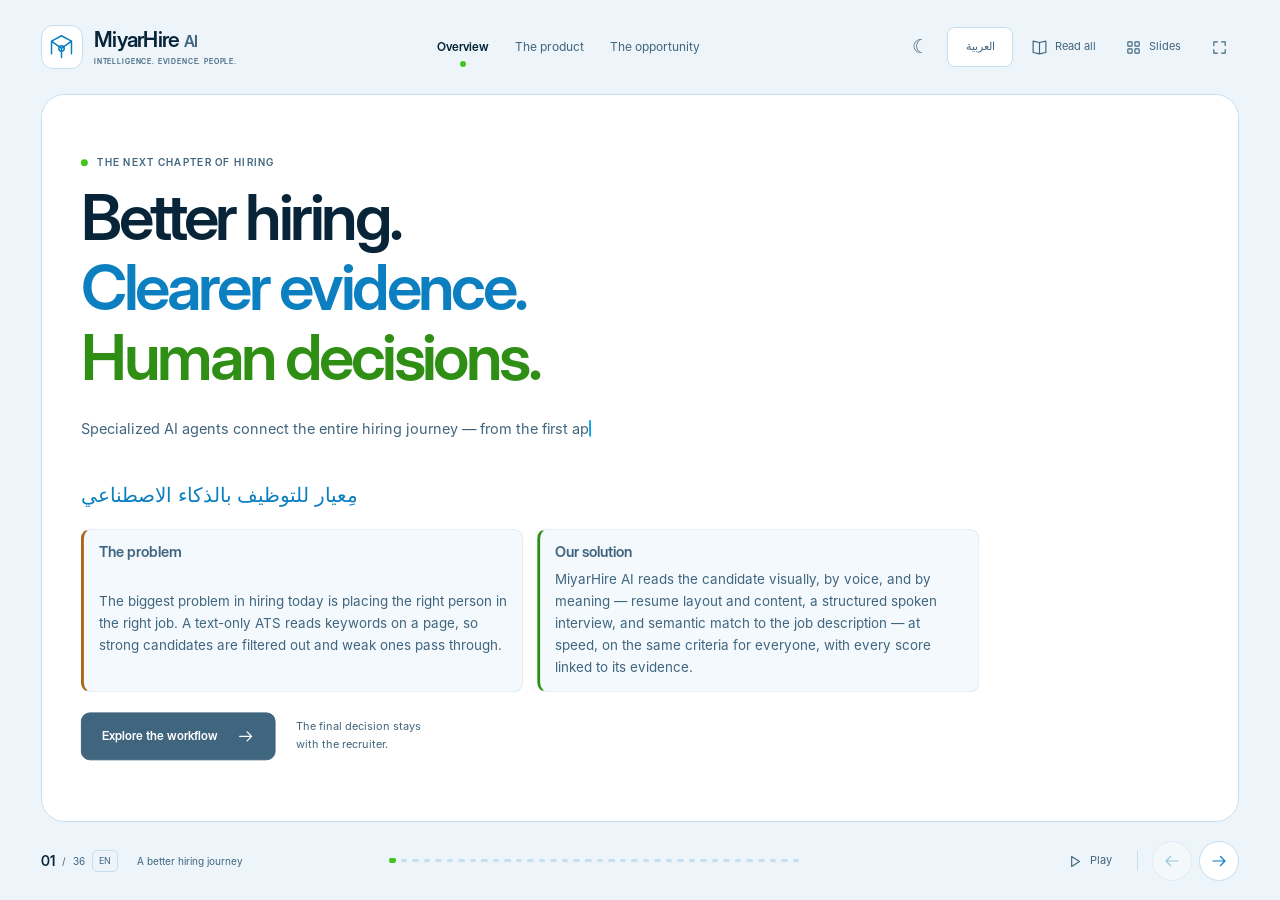
<file: index.html>
<!doctype html>
<html lang="en">
<head>
  <meta charset="utf-8">
  <meta name="viewport" content="width=device-width, initial-scale=1">
  <meta name="description" content="MiyarHire AI — a bilingual, agentic hiring platform. Project presentation for KEMET-X 2026.">
  <meta name="theme-color" content="#EDF5FA">
  <title>MiyarHire AI · Hiring, with a human decision.</title>
  <link rel="icon" href="assets/img/favicon.svg" type="image/svg+xml">
  <link rel="stylesheet" href="assets/css/styles.css">
  <link rel="stylesheet" href="assets/css/pages.css">
  <link rel="stylesheet" href="assets/css/theme.css">
  <script src="assets/js/translations.js" defer></script>
  <script src="assets/js/script.js" defer>
</script>
</head>
<body>
  <a class="skip-link" href="#stage">Skip to presentation</a>
  <svg class="icon-library" xmlns="http://www.w3.org/2000/svg" aria-hidden="true">
<defs>
<symbol id="i-mark" viewBox="0 0 32 32">
<path d="M5 23V9l11 8L27 9v14M5 9l11-6 11 6M16 17v10"/>
<circle cx="16" cy="17" r="3"/>
</symbol>
<symbol id="i-arrow" viewBox="0 0 24 24">
<path d="M4 12h16m-6-6 6 6-6 6"/>
</symbol>
<symbol id="i-grid" viewBox="0 0 24 24">
<rect x="4" y="4" width="6" height="6" rx="1"/>
<rect x="14" y="4" width="6" height="6" rx="1"/>
<rect x="4" y="14" width="6" height="6" rx="1"/>
<rect x="14" y="14" width="6" height="6" rx="1"/>
</symbol>
<symbol id="i-full" viewBox="0 0 24 24">
<path d="M9 4H4v5m11-5h5v5M4 15v5h5m11-5v5h-5"/>
</symbol>
<symbol id="i-play" viewBox="0 0 24 24">
<path d="m8 5 11 7-11 7Z"/>
</symbol>
<symbol id="i-book" viewBox="0 0 24 24">
<path d="M12 5v16M3 3l9 2 9-2v16l-9 2-9-2Z"/>
</symbol>
<symbol id="i-file" viewBox="0 0 24 24">
<path d="M14 3H5v18h14V8Zm0 0v5h5M8 12h8m-8 4h6"/>
</symbol>
<symbol id="i-target" viewBox="0 0 24 24">
<circle cx="12" cy="12" r="9"/>
<circle cx="12" cy="12" r="5"/>
<circle cx="12" cy="12" r="1"/>
</symbol>
<symbol id="i-check" viewBox="0 0 24 24">
<path d="m5 12 4 4L19 6"/>
</symbol>
<symbol id="i-test" viewBox="0 0 24 24">
<rect x="5" y="4" width="14" height="17" rx="2"/>
<path d="M9 4V2h6v2M8 10l2 2 4-4m-6 9h8"/>
</symbol>
<symbol id="i-filter" viewBox="0 0 24 24">
<path d="M3 4h18l-7 9v7l-4-2v-5Z"/>
</symbol>
<symbol id="i-voice" viewBox="0 0 24 24">
<rect x="9" y="3" width="6" height="12" rx="3"/>
<path d="M5 11v1a7 7 0 0 0 14 0v-1m-7 8v3m-4 0h8"/>
</symbol>
<symbol id="i-muted" viewBox="0 0 24 24">
<path d="M11 5 6 9H3v6h3l5 4Zm5 4 5 6m0-6-5 6"/>
</symbol>
<symbol id="i-sound" viewBox="0 0 24 24">
<path d="M11 5 6 9H3v6h3l5 4Zm4 3a5 5 0 0 1 0 8m3-11a9 9 0 0 1 0 14"/>
</symbol>
<symbol id="i-chart" viewBox="0 0 24 24">
<path d="M4 3v18h17M8 16v-5m5 5V6m5 10v-8"/>
</symbol>
<symbol id="i-shield" viewBox="0 0 24 24">
<path d="m12 3 8 3v6c0 5-8 9-8 9s-8-4-8-9V6Z"/>
<path d="m8 12 3 3 5-6"/>
</symbol>
<symbol id="i-people" viewBox="0 0 24 24">
<circle cx="9" cy="7" r="3"/>
<path d="M3 21v-4a6 6 0 0 1 12 0v4M16 4a3 3 0 0 1 0 6m2 3a5 5 0 0 1 3 5v3"/>
</symbol>
<symbol id="i-clock" viewBox="0 0 24 24">
<circle cx="12" cy="12" r="9"/>
<path d="M12 6v6l4 2"/>
</symbol>
<symbol id="i-link" viewBox="0 0 24 24">
<path d="m10 14 4-4m-5 6-2 2a4 4 0 0 1-6-6l4-4a4 4 0 0 1 6 0m2 0 2-2a4 4 0 0 1 6 6l-4 4a4 4 0 0 1-6 0"/>
</symbol>
<symbol id="i-globe" viewBox="0 0 24 24">
<circle cx="12" cy="12" r="9"/>
<ellipse cx="12" cy="12" rx="4" ry="9"/>
<path d="M3 12h18"/>
</symbol>
<symbol id="i-message" viewBox="0 0 24 24">
<path d="M21 4H3v14h5v4l5-4h8ZM7 9h10M7 13h6"/>
</symbol>
<symbol id="i-mail" viewBox="0 0 24 24">
<rect x="3" y="5" width="18" height="14" rx="2"/>
<path d="m3 6 9 7 9-7"/>
</symbol>
<symbol id="i-close" viewBox="0 0 24 24">
<path d="m6 6 12 12M6 18 18 6"/>
</symbol>
</defs>
</svg>
  <div class="presentation">
    <header class="topbar">
      <a class="brand" href="#intro" data-go="intro" aria-label="MiyarHire AI, opening slide">
<span class="brand-mark">
<svg class="icon" aria-hidden="true">
<use href="#i-mark"/>
</svg>
</span>
<span>MiyarHire<span class="brand-ai">AI</span>
<span class="brand-caption">INTELLIGENCE. EVIDENCE. PEOPLE.</span>
</span>
</a>
      <nav class="chapter-nav js-only" aria-label="Presentation chapters">
<button type="button" data-go="intro" data-chapter="overview" aria-current="true">Overview</button>
<button type="button" data-go="workflow" data-chapter="product">The product</button>
<button type="button" data-go="market" data-chapter="opportunity">The opportunity</button>
</nav>
      <div class="header-tools js-only">
<button class="tool-button icon-only theme-button" id="themeBtn" type="button" aria-label="Switch to dark mode" aria-pressed="false"><span id="themeIcon" aria-hidden="true">☾</span></button>
<button class="tool-button language-button" id="languageBtn" type="button" aria-label="Switch to Arabic" lang="ar" dir="rtl"><span id="languageLabel">العربية</span></button>
<button class="tool-button" id="viewBtn" type="button" aria-label="Switch to reading view">
<svg class="icon" aria-hidden="true">
<use href="#i-book"/>
</svg>
<span class="tool-label" id="viewLabel">Read</span>
</button>
<button class="tool-button" id="agendaBtn" type="button" aria-label="Open slide overview" aria-haspopup="dialog">
<svg class="icon" aria-hidden="true">
<use href="#i-grid"/>
</svg>
<span class="tool-label">Slides</span>
</button>
<button class="tool-button icon-only" id="fullscreenBtn" type="button" aria-label="Enter fullscreen">
<svg class="icon" aria-hidden="true">
<use href="#i-full"/>
</svg>
</button>
</div>
    </header>
    <main class="stage" id="stage" tabindex="-1" aria-label="MiyarHire AI presentation">

<!-- 01 · A better hiring journey -->
<section class="slide hero opening-page" id="intro" data-title="A better hiring journey" data-chapter="overview" aria-labelledby="title-intro">
<div class="slide-canvas"><div class="slide-inner">
<div class="hero-copy">
<p class="eyebrow">
<span class="status-dot">
</span> THE NEXT CHAPTER OF HIRING</p>
<h1 id="title-intro" tabindex="-1">Better hiring.<br>
<span class="text-sky">Clearer evidence.</span>
<br>
<span class="text-green">Human decisions.</span>
</h1>
<p class="hero-description" data-type>Specialized AI agents connect the entire hiring journey — from the first application to an evidence-linked scorecard. In English and Arabic.</p>
<p class="arabic-brand" lang="ar" dir="rtl">مِعيار للتوظيف بالذكاء الاصطناعي</p>
<div class="hero-points">
<p class="point-warn"><b>The problem</b><span>The biggest problem in hiring today is placing the right person in the right job. A text-only ATS reads keywords on a page, so strong candidates are filtered out and weak ones pass through.</span></p>
<p class="point-good"><b>Our solution</b><span>MiyarHire AI reads the candidate visually, by voice, and by meaning — resume layout and content, a structured spoken interview, and semantic match to the job description — at speed, on the same criteria for everyone, with every score linked to its evidence.</span></p>
</div>
<div class="hero-actions">
<button class="button button-primary js-only" type="button" data-go="workflow">Explore the workflow <svg class="icon" aria-hidden="true">
<use href="#i-arrow"/>
</svg>
</button>
<span class="small-note">The final decision stays<br>with the recruiter.</span>
</div>
</div>
</div></div>
</section>

<!-- 02 · Six core agents. One coordinated workflow. -->
<section class="slide overview-page" id="intro-evidence" data-title="Six core agents. One coordinated workflow." data-chapter="overview" aria-labelledby="title-intro-evidence">
<div class="slide-canvas"><div class="slide-inner">
<div class="section-heading"><p class="eyebrow">
<span class="status-dot">
</span> THE NEXT CHAPTER OF HIRING</p><h2 id="title-intro-evidence" tabindex="-1" data-type>Six core agents. One coordinated workflow.</h2></div><figure class="hero-visual">
<div class="visual-topline">
<span class="micro">CONNECTED BY EVIDENCE</span>
<span class="pill pill-green">EN + AR</span>
</div>
<svg class="hero-art" xmlns="http://www.w3.org/2000/svg" width="760" height="660" viewBox="0 0 760 660" fill="none" role="img" aria-labelledby="hero-art-title hero-art-desc">
  <title id="hero-art-title">MiyarHire: six connected stages of hiring</title>
  <desc id="hero-art-desc">Intake, criteria, assessment, shortlist, interview, and scorecard surround a connected central mark. The orbit illustrates the coordinated hiring workflow, not measured performance.</desc>
  <defs>
    <linearGradient id="orbit-fill" x1="380" y1="112" x2="380" y2="548" gradientUnits="userSpaceOnUse"><stop stop-color="#FFFFFF"/><stop offset="1" stop-color="#EDF5FA"/></lineargradient>
    <linearGradient id="center-fill" x1="322" y1="272" x2="438" y2="388" gradientUnits="userSpaceOnUse"><stop stop-color="#FFFFFF"/><stop offset="1" stop-color="#F3F9FD"/></lineargradient>
    <pattern id="dots" width="24" height="24" patternUnits="userSpaceOnUse"><circle cx="2" cy="2" r="1" fill="#C6DEEE"/></pattern>
    <symbol id="intake" viewBox="0 0 32 32"><path d="M7 6h12l6 6v14H7zM19 6v7h6M11 18h10M11 22h6"/></symbol>
    <symbol id="criteria" viewBox="0 0 32 32"><path d="m5 8 2 2 4-4m3 2h12M5 16l2 2 4-4m3 2h12M5 24l2 2 4-4m3 2h12"/></symbol>
    <symbol id="assess" viewBox="0 0 32 32"><rect x="7" y="6" width="19" height="23" rx="3"/><rect x="12" y="3" width="9" height="6" rx="2" fill="#FFFFFF"/><path d="m11 19 3 3 7-8"/></symbol>
    <symbol id="shortlist" viewBox="0 0 32 32"><circle cx="12" cy="10" r="4"/><path d="M4 26v-3a8 8 0 0 1 16 0v3M22 10h7M22 15h5m-5 8 2 2 5-6"/></symbol>
    <symbol id="interview" viewBox="0 0 32 32"><path d="M27 16c0 6-5 10-11 10h-3l-7 4 1-8a10 10 0 0 1-2-6C5 10 10 6 16 6s11 4 11 10Z"/><path d="M11 14v4m5-7v10m5-7v4"/></symbol>
    <symbol id="scorecard" viewBox="0 0 32 32"><rect x="6" y="4" width="21" height="25" rx="3"/><path d="M11 10h10M11 15h6M11 23v-4m5 4v-6m5 6v-9"/></symbol>
  </defs>
  <circle cx="380" cy="330" r="300" fill="url(#dots)"/>
  <circle cx="380" cy="330" r="248" fill="url(#orbit-fill)" stroke="#DCEBF6"/>
  <circle cx="380" cy="330" r="209" stroke="#C6DEEE" stroke-dasharray="3 10"/>
  <circle cx="380" cy="330" r="168" stroke="#DCEBF6"/>
  <path d="M380 82a248 248 0 0 1 214.77 124" stroke="#12A5EA" stroke-width="3" stroke-linecap="round"/>
  <path d="M594.77 454A248 248 0 0 1 380 578" stroke="#43C41F" stroke-width="3" stroke-linecap="round"/>
  <path d="M165.23 454a248 248 0 0 1 0-248" stroke="#12A5EA" stroke-width="3" stroke-linecap="round"/>
  <g stroke="#C6DEEE" stroke-width="1.5" stroke-dasharray="4 6">
    <path d="M380 132v108M551.47 231l-93.53 54M551.47 429l-93.53-54M380 528V420M208.53 429l93.53-54M208.53 231l93.53 54"/>
  </g>
  <g fill="#FFFFFF" stroke="#DCEBF6">
    <rect x="302" y="37" width="156" height="102" rx="22"/>
    <rect x="518" y="161" width="156" height="102" rx="22"/>
    <rect x="518" y="409" width="156" height="102" rx="22"/>
    <rect x="302" y="533" width="156" height="102" rx="22"/>
    <rect x="86" y="409" width="156" height="102" rx="22"/>
    <rect x="86" y="161" width="156" height="102" rx="22"/>
  </g>
  <g fill="#F3F9FD">
    <circle cx="380" cy="77" r="25"/><circle cx="596" cy="201" r="25"/><circle cx="596" cy="449" r="25"/>
    <circle cx="380" cy="573" r="25"/><circle cx="164" cy="449" r="25"/><circle cx="164" cy="201" r="25"/>
  </g>
  <g stroke="#0B7FC0" stroke-width="1.7" stroke-linecap="round" stroke-linejoin="round">
    <use href="#intake" x="364" y="61" width="32" height="32"/>
    <use href="#criteria" x="580" y="185" width="32" height="32"/>
    <use href="#assess" x="580" y="433" width="32" height="32"/>
    <use href="#shortlist" x="364" y="557" width="32" height="32"/>
    <use href="#interview" x="148" y="433" width="32" height="32"/>
    <use href="#scorecard" x="148" y="185" width="32" height="32"/>
  </g>
  <g fill="#072438" font-family="Arial, Helvetica, sans-serif" font-size="15" font-weight="600" text-anchor="middle">
    <text x="380" y="120">Intake</text><text x="596" y="244">Criteria</text><text x="596" y="492">Assessment</text>
    <text x="380" y="616">Shortlist</text><text x="164" y="492">Interview</text><text x="164" y="244">Scorecard</text>
  </g>
  <g fill="#43C41F" stroke="#FFFFFF" stroke-width="3">
    <circle cx="448" cy="47" r="7"/><circle cx="664" cy="171" r="7"/><circle cx="664" cy="419" r="7"/>
    <circle cx="448" cy="543" r="7"/><circle cx="232" cy="419" r="7"/><circle cx="232" cy="171" r="7"/>
  </g>
  <circle cx="380" cy="330" r="111" fill="#FFFFFF" stroke="#DCEBF6"/>
  <circle cx="380" cy="330" r="92" fill="url(#center-fill)" stroke="#C6DEEE"/>
  <g transform="translate(336.8 274) scale(2.7)" stroke="#0B7FC0" stroke-width="2.4" stroke-linecap="round" stroke-linejoin="round">
    <path d="M5 23V9l11 8L27 9v14M5 9l11-6 11 6M16 17v10"/>
    <circle cx="16" cy="17" r="3"/>
    <circle cx="16" cy="17" r="3" fill="#43C41F" stroke="none"/>
  </g>
  <text x="380" y="370" fill="#072438" font-family="Arial, Helvetica, sans-serif" font-size="20" font-weight="700" letter-spacing="-.5" text-anchor="middle">MiyarHire<tspan dx="4" fill="#2E8F14">AI</tspan></text>
</svg>

<figcaption>
<span class="status-dot">
</span> Six core agents. One coordinated workflow.</figcaption>
</figure><div class="hero-bottom">
<div class="hero-facts">
<span>
<b>UK</b> Founder based in Manchester</span>
<span>
<b>2026</b> Founded</span>
<span>
<b>Prototype</b> Ready · R&amp;D stage</span>
</div>
<div class="event-signature">KEMET-X <b>2026</b>
<span>14–15 DECEMBER · GIZA, EGYPT</span>
</div>
</div>
</div></div>
</section>

<!-- 03 · The hiring challenge -->
<section class="slide challenge-intro-page" id="challenge" data-title="The hiring challenge" data-chapter="overview" aria-labelledby="title-challenge">
<div class="slide-canvas"><div class="slide-inner">
<div class="section-heading">
<div>
<p class="eyebrow">01 / THE CHALLENGE</p>
<h2 id="title-challenge" tabindex="-1">Finding the right person<br>starts with <span class="text-sky">a better process.</span>
</h2>
<p class=lead data-type>High application volumes, mixed formats, and language barriers make manual hiring slow and inconsistent.</p>
</div>
</div><p class="takeaway">
<svg class="icon" aria-hidden="true">
<use href="#i-people"/>
</svg>Designed to reduce repetitive work while preserving professional judgment.</p>
</div></div>
</section>

<!-- 04 · Same resume. Two reading approaches. -->
<section class="slide vision-page" id="challenge-vision" data-title="Same resume. Two reading approaches." data-chapter="overview" aria-labelledby="title-challenge-vision">
<div class="slide-canvas"><div class="slide-inner">
<div class="section-heading"><p class="eyebrow">01 / THE CHALLENGE</p><h2 id="title-challenge-vision" tabindex="-1">Same resume. Two reading approaches.</h2></div><figure class="vision-demo scene-figure" aria-labelledby="title-challenge-vision">
<img class="scene-image" src="assets/img/ats-vlm-comparison.gif" width="960" height="540" decoding="async" alt="Animated comparison: one two-column resume is scanned twice. The text-only ATS parser reports mixed columns, missing context, and manual correction; the vision-language model reports layout plus text, linked experience, and a structured draft.">
<div class="scene-points" data-type>
<p class="point-warn"><b>Text-only ATS parser</b><span>A complex layout can break reading order and separate skills from experience.</span></p>
<p class="point-good"><b>Vision-language model (VLM)</b><span>Visual context can help reconstruct the document for recruiter verification.</span></p>
</div>
<figcaption>Concept animation, not a benchmark. ATS capabilities vary; model extraction still needs validation.</figcaption>
</figure>
</div></div>
</section>

<!-- 05 · Screening, assessments & coordination -->
<section class="slide comparison-page" id="challenge-screening" data-title="Screening, assessments &amp; coordination" data-chapter="overview" aria-labelledby="title-challenge-screening">
<div class="slide-canvas"><div class="slide-inner">
<div class="section-heading"><p class="eyebrow">01 / THE CHALLENGE</p><h2 id="title-challenge-screening" tabindex="-1" data-type>Screening, assessments &amp; coordination</h2></div><div class="comparison-table" role="table" aria-label="Traditional hiring compared with the proposed platform">
<div class="comparison-row table-head" role="row">
<span role="columnheader">THE HIRING STAGE</span>
<span role="columnheader">THE MANUAL CHALLENGE</span>
<span role="columnheader">WITH MIYARHIRE AI</span>
</div><div class="comparison-row" role="row">
<strong role="rowheader">
<svg class="icon" aria-hidden="true">
<use href="#i-file"/>
</svg>Screening</strong>
<span role="cell">Resumes reviewed by hand, in mixed formats and languages.</span>
<span role="cell">Structured applications, assessed against approved criteria.</span>
</div><div class="comparison-row" role="row">
<strong role="rowheader">
<svg class="icon" aria-hidden="true">
<use href="#i-test"/>
</svg>Assessments</strong>
<span role="cell">Generic tests reused across roles or skipped.</span>
<span role="cell">Role-specific tests and consistent scoring rubrics.</span>
</div><div class="comparison-row" role="row">
<strong role="rowheader">
<svg class="icon" aria-hidden="true">
<use href="#i-clock"/>
</svg>Coordination</strong>
<span role="cell">Email chains, time zones, and rescheduling.</span>
<span role="cell">Automated invitations, reminders, and scheduling.</span>
</div>
</div>
</div></div>
</section>

<!-- 06 · Interviews & evaluation -->
<section class="slide comparison-page" id="challenge-decisions" data-title="Interviews &amp; evaluation" data-chapter="overview" aria-labelledby="title-challenge-decisions">
<div class="slide-canvas"><div class="slide-inner">
<div class="section-heading"><p class="eyebrow">01 / THE CHALLENGE</p><h2 id="title-challenge-decisions" tabindex="-1" data-type>Interviews &amp; evaluation</h2></div><div class="comparison-table" role="table" aria-label="Traditional hiring compared with the proposed platform">
<div class="comparison-row table-head" role="row">
<span role="columnheader">THE HIRING STAGE</span>
<span role="columnheader">THE MANUAL CHALLENGE</span>
<span role="columnheader">WITH MIYARHIRE AI</span>
</div><div class="comparison-row" role="row">
<strong role="rowheader">
<svg class="icon" aria-hidden="true">
<use href="#i-voice"/>
</svg>Interviews</strong>
<span role="cell">Varying questions and notes written from memory.</span>
<span role="cell">Structured English or Arabic interviews with transcripts.</span>
</div><div class="comparison-row" role="row">
<strong role="rowheader">
<svg class="icon" aria-hidden="true">
<use href="#i-chart"/>
</svg>Evaluation</strong>
<span role="cell">Fragmented impressions and incomplete decision records.</span>
<span role="cell">Comparable scorecards linked to job-relevant evidence.</span>
</div>
</div>
</div></div>
</section>

<!-- 07 · The complete workflow -->
<section class="slide workflow-page" id="workflow" data-title="The complete workflow" data-chapter="product" aria-labelledby="title-workflow">
<div class="slide-canvas"><div class="slide-inner">
<div class="section-heading heading-split">
<div>
<p class="eyebrow">02 / PLATFORM DESIGN</p>
<h2 id="title-workflow" tabindex="-1" data-type>One connected journey.<br>
<span class="text-green">Human oversight throughout.</span>
</h2>
</div>
<p class="heading-aside">Eight steps from a job description<br>to a recorded hiring decision.</p>
</div><ol class="workflow-grid" >
<li class="">
<span class="step-number">01</span>
<svg class="icon" aria-hidden="true">
<use href="#i-file"/>
</svg>
<h3>Connect</h3>
<p>Upload the job description and candidate applications.</p>
</li><li class="">
<span class="step-number">02</span>
<svg class="icon" aria-hidden="true">
<use href="#i-target"/>
</svg>
<h3>Standardize</h3>
<p>Structure candidate data and propose job-specific criteria.</p>
</li><li class="human-step">
<span class="step-number">03 · HUMAN REVIEW</span>
<svg class="icon" aria-hidden="true">
<use href="#i-people"/>
</svg>
<h3>Approve criteria</h3>
<p>Recruiter reviews weights, requirements, and knockout rules.</p>
</li><li class="">
<span class="step-number">04</span>
<svg class="icon" aria-hidden="true">
<use href="#i-test"/>
</svg>
<h3>Assess</h3>
<p>Candidates complete a relevant assessment when required.</p>
</li>
</ol>
</div></div>
</section>

<!-- 08 · From shortlist to decision -->
<section class="slide workflow-page" id="workflow-decision" data-title="From shortlist to decision" data-chapter="product" aria-labelledby="title-workflow-decision">
<div class="slide-canvas"><div class="slide-inner">
<div class="section-heading"><p class="eyebrow">02 / PLATFORM DESIGN</p><h2 id="title-workflow-decision" tabindex="-1" data-type>From shortlist to decision</h2></div><ol class="workflow-grid" start="5">
<li class="">
<span class="step-number">05</span>
<svg class="icon" aria-hidden="true">
<use href="#i-filter"/>
</svg>
<h3>Recommend</h3>
<p>Present an evidence-backed shortlist for human review.</p>
</li><li class="">
<span class="step-number">06</span>
<svg class="icon" aria-hidden="true">
<use href="#i-voice"/>
</svg>
<h3>Interview</h3>
<p>Selected candidates interview in English or Arabic.</p>
</li><li class="">
<span class="step-number">07</span>
<svg class="icon" aria-hidden="true">
<use href="#i-chart"/>
</svg>
<h3>Compare</h3>
<p>Bring the evidence into a comparative recruiter scorecard.</p>
</li><li class="human-step">
<span class="step-number">08 · HUMAN REVIEW</span>
<svg class="icon" aria-hidden="true">
<use href="#i-check"/>
</svg>
<h3>Decide</h3>
<p>The recruiter makes and records the final hiring decision.</p>
</li>
</ol><div class="support-strip">
<span class="micro">SUPPORT AT EVERY STAGE</span>
<span>Scheduling</span>
<span>Communication</span>
<span>Bias &amp; compliance</span>
<span>Integrations</span>
</div>
</div></div>
</section>

<!-- 09 · Meet the ten agents -->
<section class="slide team-page" id="agents" data-title="Meet the ten agents" data-chapter="product" aria-labelledby="title-agents">
<div class="slide-canvas"><div class="slide-inner">
<div class="section-heading">
<div>
<p class="eyebrow">03 / THE AGENT ARCHITECTURE</p>
<h2 id="title-agents" tabindex="-1">Specialists at every step.<br>
<span class="text-sky">A shared evidence record.</span>
</h2>
</div>
</div><figure class="architecture-chart team-hub scene-figure" aria-labelledby="title-agents">
<img class="scene-image" src="assets/img/agent-teamwork.gif" width="960" height="540" decoding="async" alt="Animated diagram: six numbered agents — intake, role criteria, assessments, screening, interviews, and evaluation — light up in turn and hand structured outputs to a shared evidence record, with four supporting agents for scheduling, communication, bias and compliance, and integration beneath them.">
<div class="scene-points" data-type>
<p class="point-good"><b>Shared evidence</b><span>Six specialists exchange structured outputs. Four supporting agents coordinate the work.</span></p>
<p class="point-human"><b>Recruiter approves &amp; decides</b><span>Every handoff stays traceable for the people making the decision.</span></p>
</div>
<figcaption>Animated handoffs illustrate the platform design.</figcaption>
</figure>
</div></div>
</section>

<!-- 10 · Intake, criteria & assessments -->
<section class="slide agent-detail-page" id="agents-prepare" data-title="Intake, criteria &amp; assessments" data-chapter="product" aria-labelledby="title-agents-prepare">
<div class="slide-canvas"><div class="slide-inner">
<div class="section-heading"><p class="eyebrow">03 / THE AGENT ARCHITECTURE</p><h2 id="title-agents-prepare" tabindex="-1" data-type>Intake, criteria &amp; assessments</h2></div><div class="agent-grid team-agents" >
<article class="agent-card">
<span class="micro">01 / INTAKE</span>
<h3>Candidate Intake &amp; Standardization</h3>
<p>Parse English and Arabic resumes; structure records and flag missing data or duplicates.</p>
</article><article class="agent-card">
<span class="micro">02 / CRITERIA</span>
<h3>JD &amp; Resume Criteria</h3>
<p>Define must-have, preferred, and knockout criteria, with weights for recruiter approval.</p>
</article><article class="agent-card">
<span class="micro">03 / ASSESSMENT</span>
<h3>Test &amp; Assessment Designer</h3>
<p>Create role-specific questions, difficulty levels, and consistent scoring rubrics.</p>
</article>
</div>
</div></div>
</section>

<!-- 11 · Screening, interviews & evaluation -->
<section class="slide agent-detail-page" id="agents-evaluate" data-title="Screening, interviews &amp; evaluation" data-chapter="product" aria-labelledby="title-agents-evaluate">
<div class="slide-canvas"><div class="slide-inner">
<div class="section-heading"><p class="eyebrow">03 / THE AGENT ARCHITECTURE</p><h2 id="title-agents-evaluate" tabindex="-1" data-type>Screening, interviews &amp; evaluation</h2></div><div class="agent-grid team-agents" >
<article class="agent-card">
<span class="micro">04 / SCREENING</span>
<h3>Screening &amp; Shortlisting</h3>
<p>Evaluate role fit and recommend a shortlist with clear reasons for human review.</p>
</article><article class="agent-card">
<span class="micro">05 / INTERVIEW</span>
<h3>Multilingual Interview</h3>
<p>Conduct structured bilingual interviews and retain responses, transcripts, and evidence.</p>
</article><article class="agent-card">
<span class="micro">06 / EVALUATION</span>
<h3>Final Evaluation &amp; Scoring</h3>
<p>Combine screening, tests, and interviews into comparative candidate scorecards.</p>
</article>
</div>
</div></div>
</section>

<!-- 12 · Support at every stage -->
<section class="slide support-page" id="agents-support" data-title="Support at every stage" data-chapter="product" aria-labelledby="title-agents-support">
<div class="slide-canvas"><div class="slide-inner">
<div class="section-heading"><p class="eyebrow">03 / THE AGENT ARCHITECTURE</p><h2 id="title-agents-support" tabindex="-1" data-type>Support at every stage</h2></div><div class="support-agents">
<span>
<b>07 Scheduling</b>Time zones &amp; reminders</span>
<span>
<b>08 Communication</b>Updates &amp; next steps</span>
<span>
<b>09 Bias &amp; Compliance</b>Consistency &amp; audit records</span>
<span>
<b>10 Integration</b>ATS, HRIS &amp; connected tools</span>
</div>
</div></div>
</section>

<!-- 13 · Assess for the actual role -->
<section class="slide assessment-copy-page" id="assessments" data-title="Assess for the actual role" data-chapter="product" aria-labelledby="title-assessments">
<div class="slide-canvas"><div class="slide-inner">
<div class="section-heading">
<div>
<p class="eyebrow">04 / ASSESSMENT DESIGN</p>
<h2 id="title-assessments" tabindex="-1">Start with the role.<br>
<span class="text-sky">Build the right assessment.</span>
</h2>
</div>
</div><div class="editorial-copy">
<p class="lead" data-type>The job description shapes the questions, difficulty, and scoring framework — with recruiter approval before use.</p>
<div class="feature-line">
<span class="icon-tile">
<svg class="icon" aria-hidden="true">
<use href="#i-target"/>
</svg>
</span>
<div>
<h3>Job-specific by design</h3>
<p>Technical, behavioral, language, and situational assessments matched to the position.</p>
</div>
</div>
<div class="feature-line">
<span class="icon-tile green">
<svg class="icon" aria-hidden="true">
<use href="#i-shield"/>
</svg>
</span>
<div>
<h3>Integrity with human review</h3>
<p>The described workflow includes proportionate integrity checks, with anomalies flagged for a person to review.</p>
</div>
</div>
<div class="feature-line">
<span class="icon-tile">
<svg class="icon" aria-hidden="true">
<use href="#i-people"/>
</svg>
</span>
<div>
<h3>Accessible participation</h3>
<p>Alternative formats and accommodations support candidates who need a different way to participate.</p>
</div>
</div>
</div>
</div></div>
</section>

<!-- 14 · From requirements to evidence -->
<section class="slide assessment-flow-page" id="assessment-framework" data-title="From requirements to evidence" data-chapter="product" aria-labelledby="title-assessment-framework">
<div class="slide-canvas"><div class="slide-inner">
<div class="section-heading"><p class="eyebrow">04 / ASSESSMENT DESIGN</p><h2 id="title-assessment-framework" tabindex="-1" data-type>From requirements to evidence</h2></div><figure class="assessment-diagram panel">
<div class="diagram-label micro">FROM REQUIREMENTS TO EVIDENCE</div>
<div class="document-block">
<svg class="icon" aria-hidden="true">
<use href="#i-file"/>
</svg>
<div>
<h3>Job description</h3>
<p>Role · skills · experience level</p>
</div>
</div>
<div class="connector-arrow" aria-hidden="true">↓</div>
<div class="criteria-box">
<p class="micro">EVALUATION FRAMEWORK</p>
<div class="tag-row">
<span>Must-have</span>
<span>Preferred</span>
<span>Knockout</span>
</div>
<div class="approval-line">
<svg class="icon" aria-hidden="true">
<use href="#i-check"/>
</svg>Recruiter-approved criteria &amp; weights</div>
</div>
<div class="connector-arrow" aria-hidden="true">↓</div>
<div class="assessment-output">
<svg class="icon" aria-hidden="true">
<use href="#i-test"/>
</svg>
<h3>Role-specific assessment</h3>
<p>Questions + consistent scoring rubric</p>
<span class="pill">English + Arabic</span>
</div>
<figcaption>Assessment design flow</figcaption>
</figure>
</div></div>
</section>

<!-- 15 · Bilingual by design -->
<section class="slide interview-demo-page" id="interviews" data-title="Bilingual by design" data-chapter="product" aria-labelledby="title-interviews">
<div class="slide-canvas"><div class="slide-inner">
<div class="section-heading heading-split">
<div>
<p class="eyebrow">05 / THE CANDIDATE EXPERIENCE</p>
<h2 id="title-interviews" tabindex="-1" data-type>Two languages.<br>
<span class="text-green">One consistent framework.</span>
</h2>
</div>
<div class="language-lockup" aria-label="English and Arabic">
<span>EN</span>
<svg class="icon" aria-hidden="true">
<use href="#i-link"/>
</svg>
<span lang="ar" dir="rtl">ع</span>
</div>
</div><div class="interview-panel panel">
<div class="interview-top">
<div>
<span class="micro">STRUCTURED BILINGUAL INTERVIEWS</span>
<h3>Listen to the evidence.</h3>
</div>
<span class="pill">Text · Voice · Video*</span>
</div>
<img class="wave-image" src="assets/img/interview-wave.gif" decoding="async" alt="Decorative waveform representing English and Arabic voice interviews; it does not display candidate data." width="640" height="140">
<div class="interview-bottom">
<span>
<svg class="icon" aria-hidden="true">
<use href="#i-voice"/>
</svg>Responses → transcripts → job-relevant evidence</span>
</div>
</div><p class="footnote">*Text, voice, and video are described in the platform design; video support is also a Phase 4 roadmap item. No emotion or personality inference from faces, accents, or voices.</p>
</div></div>
</section>

<!-- 16 · A consistent candidate experience -->
<section class="slide interview-copy-page" id="interview-evidence" data-title="A consistent candidate experience" data-chapter="product" aria-labelledby="title-interview-evidence">
<div class="slide-canvas"><div class="slide-inner">
<div class="section-heading"><p class="eyebrow">05 / THE CANDIDATE EXPERIENCE</p><h2 id="title-interview-evidence" tabindex="-1" data-type>A consistent candidate experience</h2></div><div class="three-column">
<article class="plain-feature">
<span class="feature-index">01</span>
<h3>A localized journey</h3>
<p>English and Arabic support, including right-to-left candidate interfaces.</p>
</article>
<article class="plain-feature">
<span class="feature-index">02</span>
<h3>Consistent evaluation</h3>
<p>Role-specific questions and approved rubrics, with language quality evaluated separately.</p>
</article>
<article class="plain-feature">
<span class="feature-index">03</span>
<h3>Job-relevant signals</h3>
<p>Answer clarity, evidence depth, cross-source consistency, and language proficiency.</p>
</article>
</div>
</div></div>
</section>

<!-- 17 · Every score has a source -->
<section class="slide evidence-page" id="evidence" data-title="Every score has a source" data-chapter="product" aria-labelledby="title-evidence">
<div class="slide-canvas"><div class="slide-inner">
<div class="section-heading">
<div>
<p class="eyebrow">06 / EXPLAINABLE EVALUATION</p>
<h2 id="title-evidence" tabindex="-1">Every recommendation<br>
<span class="text-sky">has an evidence trail.</span>
</h2>
<p class=lead data-type>One approved framework connects resume, assessment, and interview evidence.</p>
</div>
</div><div class="evidence-inputs">
<div class="evidence-source">
<span class="icon-tile">
<svg class="icon" aria-hidden="true">
<use href="#i-file"/>
</svg>
</span>
<div>
<h3>Application</h3>
<p>Skills, experience, education, and languages.</p>
</div>
</div>
<div class="evidence-source">
<span class="icon-tile">
<svg class="icon" aria-hidden="true">
<use href="#i-test"/>
</svg>
</span>
<div>
<h3>Assessment</h3>
<p>Role-specific responses and rubric-based results.</p>
</div>
</div>
<div class="evidence-source">
<span class="icon-tile green">
<svg class="icon" aria-hidden="true">
<use href="#i-voice"/>
</svg>
</span>
<div>
<h3>Interview</h3>
<p>Answers, transcript segments, and demonstrated performance.</p>
</div>
</div>
</div><div class="takeaway">
<svg class="icon" aria-hidden="true">
<use href="#i-link"/>
</svg>Each score traces back to the answer or transcript segment that produced it.</div>
</div></div>
</section>

<!-- 18 · Comparative scorecard -->
<section class="slide scorecard-page" id="evidence-scorecard" data-title="Comparative scorecard" data-chapter="product" aria-labelledby="title-evidence-scorecard">
<div class="slide-canvas"><div class="slide-inner">
<div class="section-heading"><p class="eyebrow">06 / EXPLAINABLE EVALUATION</p><h2 id="title-evidence-scorecard" tabindex="-1" data-type>Comparative scorecard</h2></div><div class="scorecard panel">
<div class="scorecard-heading">
<span class="icon-tile">
<svg class="icon" aria-hidden="true">
<use href="#i-chart"/>
</svg>
</span>
<div>
<span class="micro">DESIGNED OUTPUT</span>
<h3>Comparative scorecard</h3>
</div>
</div>
<div class="scorecard-row">
<b>Role match</b>
<span>Approved job criteria</span>
</div>
<div class="scorecard-row">
<b>Strengths &amp; concerns</b>
<span>Supporting evidence</span>
</div>
<div class="scorecard-row">
<b>Recommendations</b>
<span>Traceable reasoning</span>
</div>
<div class="scorecard-row">
<b>Decision record</b>
<span>Human review &amp; audit trail</span>
</div>
<div class="scorecard-decision">
<svg class="icon" aria-hidden="true">
<use href="#i-people"/>
</svg>
<span>Final decision: <b>the recruiter</b>
</span>
</div>
</div>
</div></div>
</section>

<!-- 19 · Trust and human oversight -->
<section class="slide trust-page" id="trust" data-title="Trust and human oversight" data-chapter="product" aria-labelledby="title-trust">
<div class="slide-canvas"><div class="slide-inner">
<div class="section-heading heading-split">
<div>
<p class="eyebrow">07 / RESPONSIBLE AI DESIGN</p>
<h2 id="title-trust" tabindex="-1" data-type>Automate the work.<br>
<span class="text-green">Keep the accountability.</span>
</h2>
</div>
<span class="trust-emblem">
<svg class="icon" aria-hidden="true">
<use href="#i-shield"/>
</svg>
</span>
</div><div class="trust-grid" >
<article class="trust-card">
<span class="feature-index">01</span>
<h3>Human approval</h3>
<p>Recruiters approve criteria, questions, weights, and knockout rules. People review shortlisting, rejection, and final selection.</p>
</article><article class="trust-card">
<span class="feature-index">02</span>
<h3>Explainable evidence</h3>
<p>Scores point to job-relevant evidence. Versioned criteria, agent outputs, and human approvals support an audit trail.</p>
</article>
</div><div class="trust-boundary">
<svg class="icon" aria-hidden="true">
<use href="#i-shield"/>
</svg>
<p>
<strong>Job-related performance only.</strong> No emotion, personality, or character inference from faces, accents, or voices.</p>
</div>
</div></div>
</section>

<!-- 20 · Candidate data, fairness & access -->
<section class="slide trust-page" id="trust-access" data-title="Candidate data, fairness &amp; access" data-chapter="product" aria-labelledby="title-trust-access">
<div class="slide-canvas"><div class="slide-inner">
<div class="section-heading"><p class="eyebrow">07 / RESPONSIBLE AI DESIGN</p><h2 id="title-trust-access" tabindex="-1" data-type>Candidate data, fairness &amp; access</h2></div><div class="trust-grid" >
<article class="trust-card">
<span class="feature-index">03</span>
<h3>Candidate data controls</h3>
<p>Consent, data minimization, encryption, role-based access, and retention limits are part of the proposed safeguards.</p>
</article><article class="trust-card">
<span class="feature-index">04</span>
<h3>Fairness &amp; access</h3>
<p>Review language quality and scoring consistency. Offer accessible alternatives, clarification, and human review.</p>
</article>
</div><p class="footnote">These are design safeguards. Legal, HR, and data-protection specialists should confirm the final workflow before production deployment.</p>
</div></div>
</section>

<!-- 21 · Who we are building for -->
<section class="slide customer-page" id="market" data-title="Who we are building for" data-chapter="opportunity" aria-labelledby="title-market">
<div class="slide-canvas"><div class="slide-inner">
<div class="section-heading">
<div>
<p class="eyebrow">08 / THE CUSTOMER</p>
<h2 id="title-market" tabindex="-1" data-type>Built for hiring at volume.<br>
<span class="text-sky">Across languages and markets.</span>
</h2>
</div>
</div><div class="market-cards">
<article class="market-card">
<span class="icon-tile">
<svg class="icon" aria-hidden="true">
<use href="#i-people"/>
</svg>
</span>
<h3>Medium &amp; large employers</h3>
<p>Teams processing high application volumes and repeatable hiring needs.</p>
</article>
<article class="market-card">
<span class="icon-tile green">
<svg class="icon" aria-hidden="true">
<use href="#i-grid"/>
</svg>
</span>
<h3>Recruitment agencies</h3>
<p>Recruiters managing several roles, clients, and candidate pools.</p>
</article>
<article class="market-card">
<span class="icon-tile">
<svg class="icon" aria-hidden="true">
<use href="#i-globe"/>
</svg>
</span>
<h3>English–Arabic employers</h3>
<p>Organizations hiring across English- and Arabic-speaking markets.</p>
</article>
</div>
</div></div>
</section>

<!-- 22 · The buying team & target sectors -->
<section class="slide buyer-page" id="market-buyers" data-title="The buying team &amp; target sectors" data-chapter="opportunity" aria-labelledby="title-market-buyers">
<div class="slide-canvas"><div class="slide-inner">
<div class="section-heading"><p class="eyebrow">08 / THE CUSTOMER</p><h2 id="title-market-buyers" tabindex="-1" data-type>The buying team &amp; target sectors</h2></div><aside class="buyer-panel panel">
<span class="micro">THE BUYING TEAM</span>
<h3>People responsible<br>for better hiring.</h3>
<ul class="clean-list">
<li>Head of Talent</li>
<li>Recruitment Director</li>
<li>HR Director</li>
<li>Recruitment-agency owner</li>
</ul>
<div class="buyer-note">
<svg class="icon" aria-hidden="true">
<use href="#i-globe"/>
</svg>
<p>MENA and international employers.<br>
<b>Initial launch geography to be confirmed.</b>
</p>
</div>
</aside><div class="sector-strip">
<span class="micro">TARGET SECTORS</span>
<div class="tag-row">
<span>Customer service</span>
<span>Hospitality</span>
<span>Healthcare</span>
<span>Technology</span>
<span>Graduate recruitment</span>
</div>
</div>
</div></div>
</section>

<!-- 23 · The business model -->
<section class="slide pricing-page" id="model" data-title="The business model" data-chapter="opportunity" aria-labelledby="title-model">
<div class="slide-canvas"><div class="slide-inner">
<div class="section-heading">
<div>
<p class="eyebrow">09 / BUSINESS MODEL</p>
<h2 id="title-model" tabindex="-1">Four revenue paths.<br>
<span class="text-green">One hiring platform.</span>
</h2>
<p class=lead data-type>A proposed model aligned with recruiter seats, hiring volume, and enterprise needs.</p>
</div>
</div><div class="pricing-grid" >
<article class="pricing-card">
<span class="micro">01 / RECURRING</span>
<svg class="icon" aria-hidden="true">
<use href="#i-grid"/>
</svg>
<h3>Subscription</h3>
<p>Monthly or annual software plans.</p>
<div class="pricing-basis">Recruiter seats<br>Hiring volume<br>Enabled features</div>
</article><article class="pricing-card">
<span class="micro">02 / ACTIVITY</span>
<svg class="icon" aria-hidden="true">
<use href="#i-chart"/>
</svg>
<h3>Usage fees</h3>
<p>Pricing tied to completed hiring activities.</p>
<div class="pricing-basis">Per assessment<br>Per AI-led interview</div>
</article>
</div>
</div></div>
</section>

<!-- 24 · Enterprise & agency plans -->
<section class="slide pricing-page" id="model-partners" data-title="Enterprise &amp; agency plans" data-chapter="opportunity" aria-labelledby="title-model-partners">
<div class="slide-canvas"><div class="slide-inner">
<div class="section-heading"><p class="eyebrow">09 / BUSINESS MODEL</p><h2 id="title-model-partners" tabindex="-1" data-type>Enterprise &amp; agency plans</h2></div><div class="pricing-grid" >
<article class="pricing-card">
<span class="micro">03 / ENTERPRISE</span>
<svg class="icon" aria-hidden="true">
<use href="#i-link"/>
</svg>
<h3>Enterprise</h3>
<p>Deployment and support for larger organizations.</p>
<div class="pricing-basis">Integrations &amp; localization<br>Security controls<br>Onboarding &amp; support</div>
</article><article class="pricing-card">
<span class="micro">04 / PARTNERS</span>
<svg class="icon" aria-hidden="true">
<use href="#i-people"/>
</svg>
<h3>Agency plans</h3>
<p>Workspaces for recruitment providers.</p>
<div class="pricing-basis">Multiple clients<br>Multiple roles<br>Shared hiring workflows</div>
</article>
</div>
</div></div>
</section>

<!-- 25 · Revenue & pricing status -->
<section class="slide revenue-page" id="model-revenue" data-title="Revenue &amp; pricing status" data-chapter="opportunity" aria-labelledby="title-model-revenue">
<div class="slide-canvas"><div class="slide-inner">
<div class="section-heading"><p class="eyebrow">09 / BUSINESS MODEL</p><h2 id="title-model-revenue" tabindex="-1" data-type>Revenue &amp; pricing status</h2></div><div class="revenue-strip">
<div>
<b>$0</b>
<span>Monthly recurring revenue</span>
</div>
<div>
<b>$0</b>
<span>Revenue in the last 12 months</span>
</div>
<p>Currently pre-revenue and in R&amp;D.<br>Pricing and packaging remain to be confirmed.</p>
</div>
</div></div>
</section>

<!-- 26 · Prototype and team -->
<section class="slide prototype-page" id="progress" data-title="Prototype and team" data-chapter="opportunity" aria-labelledby="title-progress">
<div class="slide-canvas"><div class="slide-inner">
<div class="section-heading heading-split">
<div>
<p class="eyebrow">10 / WHERE WE ARE</p>
<h2 id="title-progress" tabindex="-1" data-type>A working prototype.<br>
<span class="text-sky">Built with in-house expertise.</span>
</h2>
</div>
<span class="pill pill-green">RESEARCH &amp; DEVELOPMENT</span>
</div><div class="prototype-panel panel">
<span class="micro">PROTOTYPE SCOPE</span>
<h3>The core experience is ready.</h3>
<ul class="check-list">
<li>
<svg class="icon" aria-hidden="true">
<use href="#i-check"/>
</svg>Resume screening</li>
<li>
<svg class="icon" aria-hidden="true">
<use href="#i-check"/>
</svg>Job-specific assessment generation</li>
<li>
<svg class="icon" aria-hidden="true">
<use href="#i-check"/>
</svg>Structured bilingual interviews</li>
<li>
<svg class="icon" aria-hidden="true">
<use href="#i-check"/>
</svg>Combined candidate scorecards</li>
</ul>
<p class="footnote">The prototype is not yet publicly or commercially available.</p>
</div>
</div></div>
</section>

<!-- 27 · Stage one: video & audio analysis -->
<section class="slide video-demo-page" id="progress-demo" data-title="Stage one: video &amp; audio analysis" data-chapter="opportunity" aria-labelledby="title-progress-demo">
<div class="slide-canvas"><div class="slide-inner">
<div class="section-heading heading-split">
<div>
<p class="eyebrow">
<span class="status-dot"></span> 10 / WHERE WE ARE</p>
<h2 id="title-progress-demo" tabindex="-1" data-type>Stage one is built.<br>
<span class="text-green">Video and audio, second by second.</span>
</h2>
</div>
<span class="pill pill-green">STAGE 1 · DELIVERED</span>
</div><figure class="video-demo scene-figure" aria-labelledby="title-progress-demo">
<div class="video-column">
<div class="video-frame" data-video="YL4P2FAa_4A" data-video-seconds="150" data-video-title="Emotion Detection From Video">
<a class="video-poster" href="https://www.youtube.com/watch?v=YL4P2FAa_4A" target="_blank" rel="noopener" aria-label="Play the stage one demonstration, 2 minutes 30 seconds">
<img src="assets/img/video-emotion-poster.jpg" width="1280" height="720" loading="lazy" decoding="async" alt="The stage one review interface: a recorded speaker with facial landmark points, a per-second affect timeline, and a review panel showing the observed change, severity, and model confidence.">
<span class="video-play">
<svg class="icon" aria-hidden="true">
<use href="#i-play"/>
</svg>
</span>
</a>
<span class="video-length">2:30</span>
<p class="video-note">This deck is open as a local file, so the demonstration opens on YouTube in a new tab. Serve this folder over http to play it inside the slide.</p>
</div>
<button class="video-sound" type="button" aria-pressed="false" aria-label="Demonstration sound">
<svg class="icon icon-muted" aria-hidden="true">
<use href="#i-muted"/>
</svg>
<svg class="icon icon-sound" aria-hidden="true">
<use href="#i-sound"/>
</svg>
<span class="sound-off">Sound off</span>
<span class="sound-on">Sound on</span>
</button>
</div>
<div class="scene-points">
<p class="point-good"><b>Three signals, one timeline</b><span>Voice audio, 68 facial landmark samples, and speech text compared in embedding space.</span></p>
<p class="point-good"><b>A label and a confidence</b><span>Every second of the recording carries its own reading, so review moments can be found and replayed.</span></p>
<p class="point-human"><b>A person records the observation</b><span>The build presents estimated signals for review. It never writes the conclusion itself.</span></p>
</div>
<figcaption>Research build shown on the public eNTERFACE research dataset, not candidate data. It demonstrates the multimodal pipeline delivered in stage one.</figcaption>
</figure><p class="footnote">Stage one delivers the video, audio, and speech-text analysis engine. Candidate evaluation stays job-related: MiyarHire does not infer emotion, personality, or character from faces, accents, or voices. The demonstration plays from YouTube and needs an internet connection.</p>
</div></div>
</section>

<!-- 28 · Built with in-house expertise. -->
<section class="slide founder-page" id="progress-team" data-title="Built with in-house expertise." data-chapter="opportunity" aria-labelledby="title-progress-team">
<div class="slide-canvas"><div class="slide-inner">
<div class="section-heading"><p class="eyebrow">10 / WHERE WE ARE</p><h2 id="title-progress-team" tabindex="-1" data-type>Built with in-house expertise.</h2></div><div class="founder-panel">
<span class="micro">FOUNDER &amp; CEO</span>
<h3>Muhammad<br>Hassan Mukhtar</h3>
<p class="founder-role">Applied AI &amp; LLM Engineer · Manchester, UK</p>
<p>MSc Artificial Intelligence with Distinction, University of Salford. Experience building agentic AI, RAG systems, multilingual interview tools, and production applications.</p>
<div class="affiliation">
<svg class="icon" aria-hidden="true">
<use href="#i-link"/>
</svg>Startup affiliated with the University of Salford, Manchester.</div>
</div>
</div></div>
</section>

<!-- 29 · Team & ownership -->
<section class="slide metrics-page" id="progress-metrics" data-title="Team &amp; ownership" data-chapter="opportunity" aria-labelledby="title-progress-metrics">
<div class="slide-canvas"><div class="slide-inner">
<div class="section-heading"><p class="eyebrow">10 / WHERE WE ARE</p><h2 id="title-progress-metrics" tabindex="-1" data-type>Team &amp; ownership</h2></div><div class="status-metrics">
<div>
<b>3</b>
<span>Founders</span>
</div>
<div>
<b>3</b>
<span>Full-time team members</span>
</div>
<div>
<b>100%</b>
<span>Technology owned by the team</span>
</div>
<div>
<b>&lt;3 <small>months</small>
</b>
<span>Runway in the application draft</span>
</div>
</div>
</div></div>
</section>

<!-- 30 · The path to enterprise pilots -->
<section class="slide roadmap-page" id="roadmap" data-title="The path to enterprise pilots" data-chapter="opportunity" aria-labelledby="title-roadmap">
<div class="slide-canvas"><div class="slide-inner">
<div class="section-heading heading-split">
<div>
<p class="eyebrow">11 / THE DEVELOPMENT ROADMAP</p>
<h2 id="title-roadmap" tabindex="-1" data-type>From the core workflow<br>
<span class="text-green">to enterprise pilots.</span>
</h2>
</div>
<p class="heading-aside">Five planned phases.<br>Target dates to be confirmed.</p>
</div><ol class="roadmap" >
<li>
<span class="roadmap-node">01</span>
<span class="micro">FOUNDATION</span>
<h3>Intake &amp; criteria</h3>
<p>English/Arabic resume parsing, job criteria, and recruiter dashboard.</p>
</li><li>
<span class="roadmap-node">02</span>
<span class="micro">EVALUATION</span>
<h3>Assess &amp; shortlist</h3>
<p>Assessment creation, explainable screening, and human-approved shortlisting.</p>
</li><li>
<span class="roadmap-node">03</span>
<span class="micro">CONVERSATION</span>
<h3>Bilingual interviews</h3>
<p>Text and voice, transcripts, scheduling, and communication.</p>
</li>
</ol>
</div></div>
</section>

<!-- 31 · Connections & enterprise pilots -->
<section class="slide roadmap-page" id="roadmap-pilots" data-title="Connections &amp; enterprise pilots" data-chapter="opportunity" aria-labelledby="title-roadmap-pilots">
<div class="slide-canvas"><div class="slide-inner">
<div class="section-heading"><p class="eyebrow">11 / THE DEVELOPMENT ROADMAP</p><h2 id="title-roadmap-pilots" tabindex="-1" data-type>Connections &amp; enterprise pilots</h2></div><ol class="roadmap" start="4">
<li>
<span class="roadmap-node">04</span>
<span class="micro">CONNECTION</span>
<h3>Video &amp; integrations</h3>
<p>Video support, comparative scorecards, ATS integrations, and analytics.</p>
</li><li>
<span class="roadmap-node">05</span>
<span class="micro">VALIDATION</span>
<h3>Enterprise pilots</h3>
<p>Independent fairness and security evaluation, pilots, and more languages.</p>
</li>
</ol><p class="footnote">Roadmap phases describe the development plan, not verified completion status. Pilot baselines and targets are still to be confirmed.</p>
</div></div>
</section>

<!-- 32 · How success will be measured -->
<section class="slide measurement-page" id="roadmap-measures" data-title="How success will be measured" data-chapter="opportunity" aria-labelledby="title-roadmap-measures">
<div class="slide-canvas"><div class="slide-inner">
<div class="section-heading"><p class="eyebrow">11 / THE DEVELOPMENT ROADMAP</p><h2 id="title-roadmap-measures" tabindex="-1" data-type>How success will be measured</h2></div><div class="measurement-panel">
<div>
<span class="micro">HOW SUCCESS WILL BE MEASURED</span>
<h3>Measure the process.<br>Validate the experience.</h3>
</div>
<div class="measurement-items">
<span>
<svg class="icon" aria-hidden="true">
<use href="#i-clock"/>
</svg>Recruiter screening time</span>
<span>
<svg class="icon" aria-hidden="true">
<use href="#i-filter"/>
</svg>Time to approved shortlist</span>
<span>
<svg class="icon" aria-hidden="true">
<use href="#i-people"/>
</svg>Agreement with expert reviews</span>
<span>
<svg class="icon" aria-hidden="true">
<use href="#i-message"/>
</svg>Candidate experience &amp; accessibility</span>
</div>
</div>
</div></div>
</section>

<!-- 33 · The KEMET-X opportunity -->
<section class="slide event-date-page" id="event" data-title="The KEMET-X opportunity" data-chapter="opportunity" aria-labelledby="title-event">
<div class="slide-canvas"><div class="slide-inner">
<div class="event-copy">
<p class="eyebrow">12 / KEMET-X 2026</p>
<h2 id="title-event" tabindex="-1">A global stage.<br>
<span class="text-sky">An Egyptian landmark.</span>
</h2>
<p class="lead" data-type>Kemet-X, powered by Career 180, brings founders, investors, innovators, and ecosystem leaders to the Pyramids of Giza.</p>
<div class="event-date">
<b>14–15</b>
<div>DECEMBER 2026<span>Pyramids of Giza · Egypt</span>
</div>
</div>
<div class="deadline-note">
<span class="status-dot">
</span>
<div>
<b>Application deadline: 18 September 2026</b>
<span>Extended by two weeks in the organizer’s email.</span>
</div>
</div>
</div>
</div></div>
</section>

<!-- 34 · A global stage at Giza -->
<section class="slide event-opportunity-page" id="event-opportunity" data-title="A global stage at Giza" data-chapter="opportunity" aria-labelledby="title-event-opportunity">
<div class="slide-canvas"><div class="slide-inner">
<div class="section-heading"><p class="eyebrow">12 / KEMET-X 2026</p><h2 id="title-event-opportunity" tabindex="-1" data-type>A global stage at Giza</h2></div><figure class="giza-panel">
<div class="giza-label">
<span>KEMET-X</span>
<b>2026</b>
</div>
<img src="assets/img/giza.svg" alt="Sky blue and parrot green line illustration of the Pyramids of Giza." width="650" height="300">
<figcaption>PYRAMIDS OF GIZA, EGYPT</figcaption>
</figure><div class="event-metrics">
<div>
<b>150<span>+</span>
</b>
<p>International investors</p>
</div>
<div>
<b>50<span>+</span>
</b>
<p>Countries represented</p>
</div>
<div>
<b>$10,000</b>
<p>Grant opportunity</p>
</div>
</div><p class="footnote">Event figures are from the organizer’s email. Selected startups may pitch internationally and have a chance to win the grant; selection and funding are not guaranteed.</p>
</div></div>
</section>

<!-- 35 · Build the next chapter with us -->
<section class="slide ask-page" id="contact" data-title="Build the next chapter with us" data-chapter="opportunity" aria-labelledby="title-contact">
<div class="slide-canvas"><div class="slide-inner">
<div class="section-heading">
<div>
<p class="eyebrow">13 / LET’S BUILD WHAT COMES NEXT</p>
<h2 id="title-contact" tabindex="-1" data-type>Better hiring is a<br>
<span class="text-green">shared ambition.</span>
</h2>
</div>
</div><div class="ask-list">
<div>
<span>01</span>
<p>
<b>Pilot customers</b>Employers hiring at scale in English and Arabic.</p>
</div>
<div>
<span>02</span>
<p>
<b>HR &amp; recruitment expertise</b>Partners to validate workflows and evaluation rubrics.</p>
</div>
<div>
<span>03</span>
<p>
<b>Technology partners</b>ATS, calendar, communications, and assessment integrations.</p>
</div>
<div>
<span>04</span>
<p>
<b>Investment or grant support</b>Product development, evaluation, compliance readiness, and market entry. Amount to be confirmed.</p>
</div>
</div>
</div></div>
</section>

<!-- 36 · Start a conversation -->
<section class="slide contact-page" id="contact-details" data-title="Start a conversation" data-chapter="opportunity" aria-labelledby="title-contact-details">
<div class="slide-canvas"><div class="slide-inner">
<div class="section-heading"><p class="eyebrow">13 / LET’S BUILD WHAT COMES NEXT</p><h2 id="title-contact-details" tabindex="-1" data-type>Start a conversation</h2></div><aside class="contact-panel panel">
<span class="brand-mark">
<svg class="icon" aria-hidden="true">
<use href="#i-mark"/>
</svg>
</span>
<span class="micro">START A CONVERSATION</span>
<h3>Muhammad<br>Hassan Mukhtar</h3>
<p>Founder &amp; CEO · Manchester, UK</p>
<a href="mailto:mhmrajpoot101@gmail.com" class="contact-link">
<svg class="icon" aria-hidden="true">
<use href="#i-mail"/>
</svg>mhmrajpoot101@gmail.com<svg class="icon" aria-hidden="true">
<use href="#i-arrow"/>
</svg>
</a>
<a href="tel:+447350536488" class="phone-link">+44 7350 536488</a>
<span class="contact-status">
<span class="status-dot">
</span>Prototype ready · R&amp;D · Pre-revenue</span>
</aside><div class="closing-line">
<span>MiyarHire AI</span>
<p>The evidence is connected. <b>The decision stays human.</b>
</p>
<span lang="ar" dir="rtl">مِعيار</span>
</div>
</div></div>
</section>
    </main>
    <footer class="deck-footer js-only">
<div class="slide-meta">
<b id="currentSlide">01</b>
<span class="meta-divider">/</span>
<span id="totalSlides">36</span>
<span id="languagePhase" class="language-phase" aria-label="Current slide language">EN</span>
<span id="sectionName">A better hiring journey</span>
</div>
<nav id="progressTrack" class="progress-track" aria-label="Go to a slide">
</nav>
<div class="playback-controls">
<button id="playBtn" class="tool-button" type="button" aria-pressed="false" aria-label="Start autoplay">
<svg class="icon" aria-hidden="true">
<use href="#i-play"/>
</svg>
<span id="playLabel">Play</span>
</button>
<span class="control-divider">
</span>
<button id="prevBtn" class="nav-arrow previous" type="button" aria-label="Previous slide">
<svg class="icon" aria-hidden="true">
<use href="#i-arrow"/>
</svg>
</button>
<button id="nextBtn" class="nav-arrow" type="button" aria-label="Next slide">
<svg class="icon" aria-hidden="true">
<use href="#i-arrow"/>
</svg>
</button>
</div>
</footer>
  </div>
  <dialog id="agendaDialog" aria-labelledby="agendaTitle">
<div class="dialog-header">
<div>
<p class="eyebrow">THE PRESENTATION</p>
<h2 id="agendaTitle">Explore the story.</h2>
</div>
<button id="closeAgenda" class="tool-button icon-only" type="button" aria-label="Close slide overview">
<svg class="icon" aria-hidden="true">
<use href="#i-close"/>
</svg>
</button>
</div>
<ol id="agendaList" class="agenda-list" aria-label="Slide overview">
</ol>
<p class="dialog-hint">← → Navigate <span>Space · Play / pause</span>
<span>F · Fullscreen</span>
</p>
</dialog>
  <p class="visually-hidden" id="slideStatus" role="status" aria-live="polite" aria-atomic="true">
</p>
  <noscript>
<p class="noscript-note">All slides are shown in reading order. Enable JavaScript for presentation controls.</p>
</noscript>
</body>
</html>
</file>
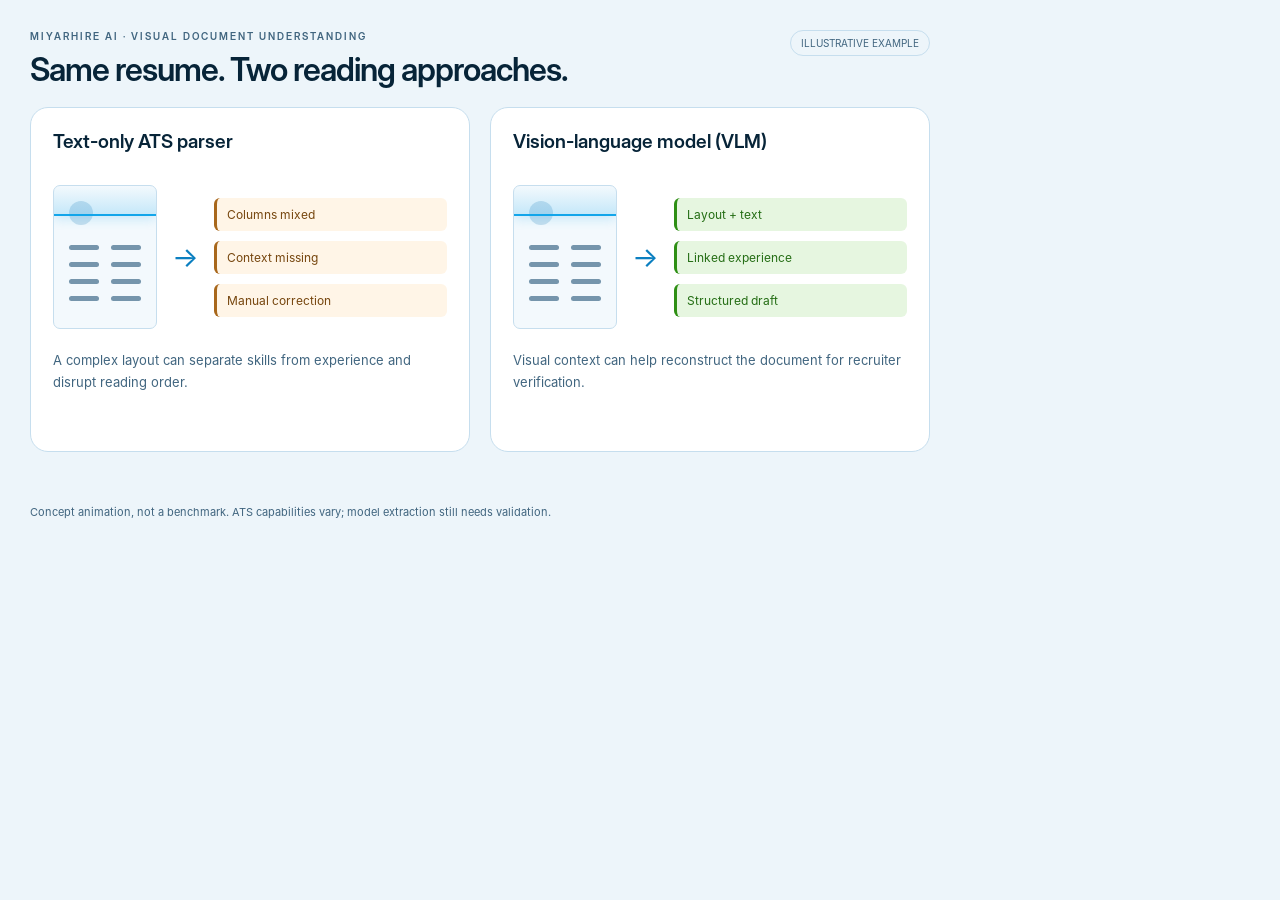
<file: assets/tools/animation-scenes.html>
<!doctype html>
<html lang="en"><head><meta charset="utf-8"><meta name="viewport" content="width=device-width,initial-scale=1"><title>MiyarHire animation export scenes</title>
<style>
@font-face{font-family:Inter;src:url('../fonts/Inter-Regular.otf')}@font-face{font-family:Display;src:url('../fonts/InterDisplay-SemiBold.otf')}
*{box-sizing:border-box}body{margin:0;background:#edf5fa;color:#072438;font:14px Inter,Arial,sans-serif}section{width:960px;height:540px;padding:30px;position:relative;overflow:hidden;background:#edf5fa}h1,h2,p{margin:0}h1{font:32px Display;margin:8px 0 18px;letter-spacing:-1px}h2{font:19px Display}.micro{font:10px Display;letter-spacing:2px;color:#40657f}.note{position:absolute;bottom:20px;left:30px;right:30px;font-size:11px;line-height:1.5;color:#40657f}.lanes{display:grid;grid-template-columns:1fr 1fr;gap:20px}.lane{background:white;border:1px solid #c6deee;border-radius:18px;padding:22px;height:345px}.lane p{font-size:13px;line-height:1.7;color:#40657f;margin-top:20px}.flow{display:flex;align-items:center;gap:15px;margin-top:32px}.resume{position:relative;width:104px;height:144px;flex-shrink:0;border:1px solid #c6deee;background:#f3f9fd;border-radius:7px;padding:15px;overflow:hidden}.avatar{width:24px;height:24px;background:#c6deee;border-radius:50%;margin-bottom:20px}.cols{display:grid;grid-template-columns:1fr 1fr;gap:12px}.cols i{height:5px;background:#7595ac;border-radius:3px}.scan{position:absolute;left:0;right:0;top:0;height:30px;border-bottom:2px solid #12a5ea;background:linear-gradient(transparent,#12a5ea33);box-shadow:0 3px 12px #12a5ea33;animation:scan 6s ease-in-out infinite}.cols i{animation:6s ease-in-out infinite}.lane .cols i{animation-name:scramble}.vlm .cols i{animation-name:linked}.cols i:nth-child(2){animation-delay:.18s}.cols i:nth-child(3){animation-delay:.36s}.cols i:nth-child(4){animation-delay:.1s}.cols i:nth-child(5){animation-delay:.46s}.cols i:nth-child(6){animation-delay:.28s}.arrow{color:#0b7fc0;font-size:28px}.output{display:grid;gap:10px;flex:1}.output span{padding:9px 10px;background:#fff5e7;border-left:3px solid #a8671b;border-radius:6px;font-size:12px;color:#76460e;animation:warning 6s ease-in-out infinite backwards}.output span:nth-child(2){animation-delay:.3s}.output span:nth-child(3){animation-delay:.6s}.vlm .output span{background:#e6f6e0;color:#246d14;border-color:#2e8f14;animation-name:success}.tag{float:right;color:#40657f;border:1px solid #c6deee;border-radius:20px;padding:6px 10px;font-size:10px}
@keyframes scan{0%{top:-30px;opacity:0}6%{opacity:1}52%{top:100%;opacity:1}58%,100%{top:100%;opacity:0}}@keyframes scramble{0%,22%{transform:none;opacity:1}38%{transform:translateX(15px) scaleX(.5);opacity:.45}52%{transform:translateX(-11px) scaleX(1.4);opacity:.7}66%,100%{transform:none;opacity:1}}@keyframes linked{0%,22%{background:#7595ac}40%,88%{background:#0b7fc0}100%{background:#7595ac}}@keyframes warning{0%,30%{opacity:0;transform:translateX(-14px)}38%{opacity:1;transform:translateX(8px)}44%{transform:translateX(-7px)}50%{transform:translateX(6px)}56%{transform:translateX(-4px)}62%,88%{opacity:1;transform:none}100%{opacity:0;transform:translateX(-14px)}}@keyframes success{0%,20%{opacity:0;transform:translateX(-18px)}30%{opacity:1;transform:none;box-shadow:0 0 0 6px #43c41f22}40%,88%{opacity:1;transform:none;box-shadow:0 0 0 0 transparent}100%{opacity:0;transform:translateX(-18px)}}
.network{position:absolute;inset:0;pointer-events:none;stroke:#12a5ea;stroke-width:2;stroke-dasharray:5 9;fill:none;animation:flow 3s linear infinite}.network .support-line{stroke:#2e8f14}.agent{position:absolute;width:240px;height:74px;padding:12px 15px;background:white;border:1px solid #c6deee;border-radius:12px;animation:agent 9s ease-in-out infinite}.agent b{font:16px Display;display:block;margin:0 0 7px}.agent span{font-size:11px;color:#40657f}.a1{left:30px;top:120px}.a2{left:30px;top:218px;animation-delay:1.5s}.a3{left:30px;top:316px;animation-delay:3s}.a4{right:30px;top:120px;animation-delay:4.5s}.a5{right:30px;top:218px;animation-delay:6s}.a6{right:30px;top:316px;animation-delay:7.5s}.hub{position:absolute;left:385px;top:176px;width:190px;height:153px;border:2px solid #0b7fc0;border-radius:22px;background:#fff;text-align:center;padding:22px 12px;box-shadow:0 0 0 12px #12a5ea14}.hub svg{width:38px;height:38px;stroke:#0b7fc0;fill:none;stroke-width:2;margin-bottom:8px}.hub b{font:17px Display;display:block}.hub span{font-size:10px;color:#40657f;display:block;margin-top:5px}.human{position:absolute;left:365px;top:356px;width:230px;border-radius:20px;background:#e6f6e0;border:1px solid #b4dba6;padding:10px;text-align:center;color:#246d14;font:12px Display}.support{position:absolute;top:431px;width:210px;padding:11px;background:#e6f6e0;border-top:3px solid #2e8f14;border-radius:7px;text-align:center;font:13px Display;animation:support 3s ease-in-out infinite}.s1{left:30px}.s2{left:260px;animation-delay:.75s}.s3{left:490px;animation-delay:1.5s}.s4{left:720px;animation-delay:2.25s}@keyframes flow{to{stroke-dashoffset:-56}}@keyframes agent{0%,20%,100%{background:white;border-color:#c6deee}5%,14%{background:#e4f4ff;border-color:#0b7fc0;box-shadow:0 0 0 4px #12a5ea16}}@keyframes support{50%{box-shadow:0 0 0 4px #43c41f20;border-color:#43c41f}}
[hidden]{display:none!important}
</style></head><body>
<section id="ats"><span class="tag">ILLUSTRATIVE EXAMPLE</span><p class="micro">MIYARHIRE AI · VISUAL DOCUMENT UNDERSTANDING</p><h1>Same resume. Two reading approaches.</h1><div class="lanes">
<div class="lane"><h2>Text-only ATS parser</h2><div class="flow"><div class="resume"><div class="avatar"></div><div class="cols"><i></i><i></i><i></i><i></i><i></i><i></i><i></i><i></i></div><div class="scan"></div></div><div class="arrow">→</div><div class="output"><span>Columns mixed</span><span>Context missing</span><span>Manual correction</span></div></div><p>A complex layout can separate skills from experience and disrupt reading order.</p></div>
<div class="lane vlm"><h2>Vision-language model (VLM)</h2><div class="flow"><div class="resume"><div class="avatar"></div><div class="cols"><i></i><i></i><i></i><i></i><i></i><i></i><i></i><i></i></div><div class="scan"></div></div><div class="arrow">→</div><div class="output"><span>Layout + text</span><span>Linked experience</span><span>Structured draft</span></div></div><p>Visual context can help reconstruct the document for recruiter verification.</p></div>
</div><p class="note">Concept animation, not a benchmark. ATS capabilities vary; model extraction still needs validation.</p></section>
<section id="agents" hidden><p class="micro">MIYARHIRE AI · TEN AGENTS, ONE COORDINATED WORKFLOW</p><h1>Specialists working as one team.</h1>
<svg class="network" viewBox="0 0 960 540" aria-hidden="true"><path d="M270 157L385 230M270 255H385M270 353L385 280M690 157L575 230M690 255H575M690 353L575 280"/><path class="support-line" d="M135 431V412H480V390M365 431V412M595 431V412H480M825 431V412H480"/></svg>
<div class="agent a1"><b>01 · Candidate intake</b><span>Standardize English + Arabic resumes</span></div><div class="agent a2"><b>02 · Role criteria</b><span>Propose requirements for approval</span></div><div class="agent a3"><b>03 · Assessments</b><span>Build role-specific tests and rubrics</span></div><div class="agent a4"><b>04 · Screening</b><span>Recommend an explainable shortlist</span></div><div class="agent a5"><b>05 · Interviews</b><span>Capture bilingual responses + evidence</span></div><div class="agent a6"><b>06 · Evaluation</b><span>Combine evidence into scorecards</span></div>
<div class="hub"><svg viewBox="0 0 32 32"><path d="M18 3H6v26h20V11L18 3v8h8M11 17h10M11 22h8"/></svg><b>Shared evidence</b><span>Structured, traceable handoffs</span></div><div class="human">Recruiter approves & decides</div>
<div class="support s1">07 · Scheduling</div><div class="support s2">08 · Communication</div><div class="support s3">09 · Bias & compliance</div><div class="support s4">10 · Integration</div><p class="note">Animated activity illustrates the platform design. It is not live processing telemetry or measured performance.</p></section>
<script>const params=new URLSearchParams(location.search);const scene=params.get('scene')==='agents'?'agents':'ats';document.querySelectorAll('section').forEach(s=>s.hidden=s.id!==scene);
/* Frame export: ?t=<milliseconds> pauses every animation at that moment so a headless browser can capture GIF frames. */
if(params.has('t')){const seek=Number(params.get('t'))||0;const freeze=()=>document.getAnimations().forEach(a=>{a.pause();a.currentTime=seek;});freeze();document.fonts.ready.then(freeze);}</script></body></html>
</file>
<file: assets/css/styles.css>
/* MiyarHire AI. All colors below are retained from the original light palette. */
@font-face {
  font-family: Inter;
  src: url('../fonts/Inter-Regular.otf') format('opentype');
  font-style: normal;
  font-weight: 400;
  font-display: swap;
}
@font-face {
  font-family: 'Inter Display';
  src: url('../fonts/InterDisplay-SemiBold.otf') format('opentype');
  font-style: normal;
  font-weight: 600 800;
  font-display: swap;
}
:root {
  color-scheme: light;
  --bg: #EDF5FA;
  --bg-2: #DCEBF6;
  --surface: #FFFFFF;
  --surface-2: #F3F9FD;
  --ink: #072438;
  --ink-2: #40657F;
  --ink-3: #7595AC;
  --line: #C6DEEE;
  --line-soft: #DDECF6;
  --sky: #0B7FC0;
  --sky-vivid: #12A5EA;
  --sky-wash: rgba(18,165,234,.10);
  --parrot: #2E8F14;
  --parrot-vivid: #43C41F;
  --parrot-wash: rgba(67,196,31,.12);
  --body: Inter, 'Segoe UI', Arial, sans-serif;
  --display: 'Inter Display', Inter, 'Segoe UI', Arial, sans-serif;
  --page-pad: clamp(20px, 3.2vw, 56px);
  --slide-pad: clamp(26px, 3.6vw, 64px);
  --gap: clamp(16px, 2vw, 30px);
}
* { box-sizing: border-box; }
html { scroll-behavior: smooth; }
body { margin: 0; background: var(--bg); color: var(--ink); font: 400 15px/1.6 var(--body); -webkit-font-smoothing: antialiased; }
button, a { -webkit-tap-highlight-color: transparent; }
button { font: inherit; cursor: pointer; }
button, input { color: inherit; }
a { color: inherit; }
button:disabled { cursor: default; opacity: .38; }
button:focus-visible, a:focus-visible { outline: 3px solid var(--sky); outline-offset: 5px; }
h1, h2, h3, p, figure { margin: 0; }
h1, h2, h3, b, strong { font-family: var(--display); font-weight: 600; }
h1, h2 { letter-spacing: -.055em; line-height: 1.09; text-wrap: balance; }
h1 { font-size: clamp(44px, 4.65vw, 80px); }
h2 { font-size: clamp(33px, 3.3vw, 58px); }
h3 { font-size: clamp(17px, 1.35vw, 23px); letter-spacing: -.025em; line-height: 1.25; }
h1:focus, h2:focus, #stage:focus { outline: none; }
p { color: var(--ink-2); }
img { max-width: 100%; height: auto; display: block; }
[hidden] { display: none !important; }
.icon-library { position: absolute; width: 0; height: 0; overflow: hidden; }
.icon { display: inline-block; width: 24px; height: 24px; fill: none; stroke: currentColor; stroke-width: 1.65; stroke-linecap: round; stroke-linejoin: round; flex: 0 0 auto; vertical-align: middle; }
.text-sky { color: var(--sky); }
.text-green { color: var(--parrot); }
.eyebrow, .micro { color: var(--ink-2); font-family: var(--display); font-size: 10px; line-height: 1.5; letter-spacing: .13em; font-weight: 600; }
.eyebrow { margin-bottom: 18px; font-size: 11px; color: var(--sky); display: flex; align-items: center; gap: 9px; }
.status-dot { width: 7px; height: 7px; display: inline-block; border-radius: 50%; background: var(--parrot-vivid); flex: 0 0 auto; }
.lead { font-size: clamp(15px, 1.18vw, 19px); line-height: 1.7; max-width: 790px; margin-top: 18px; }
.footnote { font-size: 11px; line-height: 1.6; margin-top: 4px; color: var(--ink-2); }
.small-note { font-size: 11px; color: var(--ink-2); line-height: 1.6; }
.pill { display: inline-flex; align-items: center; justify-content: center; padding: 6px 12px; border: 1px solid var(--line); border-radius: 30px; font: 600 10px/1.5 var(--display); letter-spacing: .04em; color: var(--sky); white-space: nowrap; background: var(--surface); }
.pill-green { color: var(--parrot); border-color: var(--parrot-wash); background: var(--parrot-wash); }
.panel { border: 1px solid var(--line-soft); border-radius: 20px; background: var(--surface-2); }
.tag-row { display: flex; flex-wrap: wrap; gap: 8px; }
.tag-row span { padding: 6px 12px; border: 1px solid var(--line); border-radius: 7px; font-size: 11px; color: var(--ink-2); background: var(--surface); }
.icon-tile { display: inline-flex; width: 44px; height: 44px; align-items: center; justify-content: center; color: var(--sky); background: var(--sky-wash); border-radius: 13px; flex: 0 0 auto; }
.icon-tile.green { color: var(--parrot); background: var(--parrot-wash); }
.js-only { display: none !important; }
.js .js-only { display: flex !important; }
.visually-hidden { position: absolute; width: 1px; height: 1px; padding: 0; margin: -1px; overflow: hidden; clip-path: inset(50%); white-space: nowrap; border: 0; }
.skip-link { position: fixed; top: 10px; left: 10px; padding: 12px; background: var(--surface); z-index: 50; transform: translateY(-160%); }
.skip-link:focus { transform: none; }

/* The frame keeps navigation outside the scrollable slide. */
.presentation { max-width: 1920px; margin: 0 auto; padding: 0 var(--page-pad); }
.topbar { display: flex; align-items: center; justify-content: space-between; gap: 24px; min-height: 94px; }
.brand { text-decoration: none; display: inline-flex; align-items: center; gap: 11px; font: 600 21px/1 var(--display); letter-spacing: -.7px; }
.brand-mark { width: 42px; height: 44px; display: inline-flex; justify-content: center; align-items: center; color: var(--sky); border: 1px solid var(--line); background: var(--surface); border-radius: 12px; }
.brand-mark .icon { width: 29px; height: 29px; }
.brand-ai { color: var(--parrot); font-size: .75em; margin-left: 4px; }
.brand-caption { display: block; font-size: 7px; letter-spacing: .12em; color: var(--ink-2); margin-top: 8px; }
.chapter-nav { gap: 26px; height: 40px; align-items: center; }
.chapter-nav button { position: relative; border: 0; padding: 10px 0; color: var(--ink-2); background: transparent; font-size: 12px; }
.chapter-nav button[aria-current] { color: var(--ink); font-family: var(--display); }
.chapter-nav button[aria-current]::after { content: ''; position: absolute; bottom: 0; left: calc(50% - 3px); width: 6px; height: 6px; border-radius: 50%; background: var(--parrot-vivid); }
.header-tools, .playback-controls { display: flex; gap: 7px; align-items: center; }
.tool-button { border: 1px solid transparent; background: transparent; display: inline-flex; align-items: center; justify-content: center; gap: 7px; min-height: 40px; padding: 0 10px; border-radius: 8px; font-size: 11px; color: var(--ink-2); }
.tool-button .icon { width: 17px; height: 17px; }
.tool-button:hover:not(:disabled) { background: var(--surface); border-color: var(--line); color: var(--sky); }
.icon-only { width: 40px; padding: 0; }
.button { display: inline-flex; align-items: center; justify-content: center; gap: 19px; min-height: 48px; padding: 0 20px; border: 1px solid var(--sky); border-radius: 9px; font-size: 12px; font-family: var(--display); text-decoration: none; transition: transform .18s, box-shadow .18s; }
.button .icon { width: 18px; height: 18px; }
.button-primary { background: var(--ink-2); border-color: var(--ink-2); color: var(--surface); }
.button:hover { transform: translateY(-2px); box-shadow: 0 8px 24px var(--sky-wash); }
.stage { border-radius: 24px; }
.slide { position: relative; background: var(--surface); border: 1px solid var(--line); border-radius: 24px; margin-bottom: 26px; overflow: clip; }
.slide-inner { padding: var(--slide-pad); display: flex; flex-direction: column; gap: var(--gap); }
.section-heading { flex: 0 0 auto; }
.heading-split { display: flex; align-items: flex-end; justify-content: space-between; gap: 24px; }
.heading-aside { font-size: 12px; text-align: right; padding-bottom: 7px; max-width: 230px; flex-shrink: 0; }
.presentation-mode { overflow: hidden; }
.presentation-mode .presentation { height: 100vh; height: 100dvh; display: grid; grid-template-rows: 94px minmax(0, 1fr) 78px; }
.presentation-mode .stage { min-height: 0; overflow: auto; overscroll-behavior: contain; scrollbar-width: thin; scrollbar-color: var(--line) var(--surface); border: 1px solid var(--line); background: var(--surface); }
.presentation-mode .slide { min-height: 100%; margin: 0; border: 0; border-radius: 0; }
.presentation-mode .slide-inner { min-height: calc(100dvh - 174px); justify-content: center; }
.presentation-mode .slide.is-active .slide-inner { animation: reveal-slide .4s ease both; }
@keyframes reveal-slide { from { opacity: 0; transform: translateY(9px); } to { opacity: 1; transform: none; } }

/* Opening slide: editorial headline and a purpose-built orchestration graphic. */
.hero .slide-inner { gap: 28px; }
.hero-layout { display: grid; grid-template-columns: 1.15fr 1fr; align-items: center; gap: 30px; }
.hero-copy { padding: 14px 0; }
.hero .eyebrow { font-size: 10px; margin-bottom: 25px; }
.hero-description { font-size: clamp(14px, 1.13vw, 18px); line-height: 1.75; max-width: 475px; margin-top: 24px; }
.arabic-brand { font-size: 20px; color: var(--sky); margin-top: 13px; text-align: left; font-family: 'Segoe UI', Tahoma, Arial, sans-serif; }
.hero-actions { display: flex; align-items: center; gap: 20px; margin-top: 29px; }
.hero-points { display: grid; grid-template-columns: repeat(2, minmax(0, 1fr)); gap: 14px; margin-top: 24px; max-width: 780px; text-align: start; }
.hero-points p { display: grid; gap: 5px; margin: 0; padding: 13px 15px; background: var(--surface-2); border: 1px solid var(--line-soft); border-radius: 10px; }
.hero-points b { font: 600 12px/1.35 var(--display); }
.hero-points span { font-size: 11px; line-height: 1.65; color: var(--ink-2); }
.hero-points .point-warn { border-inline-start: 3px solid #a8671b; }
.hero-points .point-good { border-inline-start: 3px solid var(--parrot); }
.hero-visual { position: relative; border-radius: 23px; padding: 21px 20px 18px; background: var(--surface-2); border: 1px solid var(--line-soft); }
.visual-topline { display: flex; justify-content: space-between; align-items: center; gap: 10px; }
.visual-topline .micro { font-size: 9px; }
.hero-visual img { width: 100%; margin: -10px 0 -23px; }
.hero-visual figcaption { display: flex; justify-content: center; align-items: center; gap: 9px; font-size: 10px; color: var(--ink-2); }
.hero-bottom { padding-top: 22px; border-top: 1px solid var(--line-soft); display: flex; align-items: center; justify-content: space-between; gap: 20px; }
.hero-facts { display: flex; gap: clamp(22px, 3vw, 48px); }
.hero-facts span { font-size: 10px; color: var(--ink-2); display: flex; flex-direction: column; }
.hero-facts b { display: block; font-size: 18px; color: var(--ink); margin-bottom: 3px; line-height: 1.3; }
.event-signature { font-family: var(--display); font-size: 19px; text-align: right; letter-spacing: -.03em; }
.event-signature b { color: var(--sky); }
.event-signature span { display: block; font-size: 8px; color: var(--ink-2); margin-top: 4px; letter-spacing: .13em; }

/* Before/after comparison and the eight-step process diagram. */
.comparison-table { border: 1px solid var(--line-soft); border-radius: 15px; overflow: hidden; }
.comparison-row { display: grid; grid-template-columns: 1fr 1.65fr 1.8fr; align-items: stretch; border-top: 1px solid var(--line-soft); font-size: 12px; line-height: 1.55; }
.comparison-row > * { display: flex; align-items: center; gap: 13px; padding: 15px 23px; }
.comparison-row > :nth-child(2) { color: var(--ink-2); }
.comparison-row > :last-child { background: var(--surface-2); color: var(--sky); }
.comparison-row .icon { width: 19px; height: 19px; color: var(--sky); }
.table-head { border: 0; font-family: var(--display); font-size: 9px; letter-spacing: .08em; }
.table-head > :last-child { background: var(--sky-wash); }
.takeaway { padding: 15px 20px; border-left: 3px solid var(--parrot-vivid); background: var(--parrot-wash); border-radius: 0 10px 10px 0; display: flex; align-items: center; gap: 12px; font-size: 12px; color: var(--ink); }
.takeaway .icon { width: 20px; height: 20px; color: var(--parrot); }
.workflow-grid { display: grid; grid-template-columns: repeat(4, 1fr); gap: 14px; padding: 0; margin: 0; list-style: none; }
.workflow-grid li { border: 1px solid var(--line-soft); border-radius: 13px; padding: 20px; position: relative; background: var(--surface-2); }
.step-number { display: block; font: 600 9px/1.5 var(--display); letter-spacing: .1em; color: var(--ink-2); margin-bottom: 14px; }
.workflow-grid .icon { position: absolute; right: 18px; top: 18px; width: 21px; height: 21px; color: var(--sky); }
.workflow-grid h3 { font-size: 18px; margin-bottom: 7px; }
.workflow-grid p { font-size: 12px; line-height: 1.6; }
.workflow-grid .human-step { background: var(--parrot-wash); border-color: var(--parrot-wash); }
.human-step .step-number, .workflow-grid .human-step .icon { color: var(--parrot); }
.workflow-grid .human-step .icon { width: 16px; height: 16px; top: 46px; }
.support-strip { display: flex; align-items: center; justify-content: space-between; flex-wrap: wrap; padding: 17px 0; border-top: 1px solid var(--line-soft); gap: 12px; color: var(--ink-2); font-size: 11px; }

/* Agent inventory and shared evidence architecture. */
.architecture-layout { display: grid; grid-template-columns: .7fr 2fr; gap: var(--gap); }
.architecture-chart { padding: 0; display: flex; flex-direction: column; justify-content: center; }
.architecture-chart > svg { width: 100%; max-height: 210px; margin: 0 auto; }
.donut-track, .donut-core, .donut-support { fill: none; stroke-width: 16px; }
.donut-track { stroke: var(--line-soft); }
.donut-core { stroke: var(--sky-vivid); stroke-dasharray: 60 40; transform: rotate(-90deg); transform-origin: center; }
.donut-support { stroke: var(--parrot-vivid); stroke-dasharray: 40 60; stroke-dashoffset: -60; transform: rotate(-90deg); transform-origin: center; }
.donut-number { fill: var(--ink); font: 600 56px var(--display); letter-spacing: -.06em; }
.donut-label { fill: var(--ink-2); font: 8px var(--body); letter-spacing: .7px; }
.architecture-chart figcaption { display: flex; gap: 9px; justify-content: center; flex-wrap: wrap; font-size: 10px; color: var(--ink-2); }
.architecture-chart figcaption span { display: flex; gap: 5px; align-items: center; }
.architecture-chart p { font-size: 10px; text-align: center; margin-top: 14px; }
.legend-swatch { display: inline-block; width: 6px; height: 6px; background: var(--sky-vivid); border-radius: 2px; }
.legend-swatch.green { background: var(--parrot-vivid); }
.agent-grid { display: grid; grid-template-columns: repeat(3, 1fr); gap: 18px 22px; }
.agent-card { border-top: 1px solid var(--line); padding-top: 13px; }
.agent-card .micro { font-size: 9px; color: var(--sky); }
.agent-card h3 { font-size: 16px; margin: 8px 0; }
.agent-card p { font-size: 11px; line-height: 1.65; }
.support-agents { display: grid; grid-template-columns: repeat(4, 1fr); gap: 20px; border-top: 1px solid var(--line-soft); padding-top: 17px; }
.support-agents span { font-size: 10px; color: var(--ink-2); }
.support-agents b { display: block; font-size: 12px; color: var(--parrot); margin-bottom: 3px; }

/* Assessment and evidence diagrams use semantic HTML and inline SVG. */
.two-column { display: grid; grid-template-columns: 1fr 1fr; gap: 7%; align-items: center; }
.editorial-copy .lead { margin: 0 0 26px; }
.feature-line { display: flex; gap: 15px; align-items: flex-start; margin-top: 21px; }
.feature-line h3 { font-size: 17px; margin-bottom: 6px; }
.feature-line p { font-size: 12px; line-height: 1.7; }
.assessment-diagram { text-align: center; padding: 21px 30px 16px; }
.diagram-label { font-size: 9px; margin-bottom: 15px; }
.document-block { display: flex; align-items: center; justify-content: center; gap: 15px; }
.document-block .icon { width: 30px; height: 30px; color: var(--sky); }
.document-block h3 { font-size: 17px; }
.document-block p, .assessment-output p { font-size: 11px; margin-top: 3px; }
.connector-arrow { font-size: 22px; color: var(--sky); line-height: 1.6; }
.criteria-box { padding: 15px; border: 1px solid var(--line); border-radius: 12px; background: var(--surface); }
.criteria-box .tag-row { justify-content: center; margin: 10px 0; }
.criteria-box .tag-row span { font-size: 10px; background: var(--surface-2); }
.approval-line { display: flex; align-items: center; justify-content: center; gap: 7px; font-size: 10px; color: var(--parrot); }
.approval-line .icon { width: 17px; height: 17px; }
.assessment-output > .icon { color: var(--sky); margin-bottom: 4px; }
.assessment-output .pill { margin-top: 10px; padding: 3px 12px; }
.assessment-diagram figcaption { font-size: 9px; margin-top: 13px; color: var(--ink-2); }
.language-lockup { display: flex; gap: 15px; align-items: center; }
.language-lockup > span { font: 600 34px var(--display); width: 74px; height: 74px; border-radius: 19px; background: var(--sky-wash); color: var(--sky); display: flex; justify-content: center; align-items: center; }
.language-lockup > span:last-child { font-family: Tahoma, Arial, sans-serif; background: var(--parrot-wash); color: var(--parrot); font-size: 43px; }
.language-lockup > .icon { color: var(--ink-3); width: 20px; }
.interview-panel { padding: 23px 28px 16px; overflow: hidden; }
.interview-top, .interview-bottom { display: flex; align-items: center; justify-content: space-between; gap: 16px; }
.interview-top h3 { margin-top: 5px; font-size: 23px; }
.wave-image { width: 100%; height: 120px; object-fit: contain; margin: 7px auto; }
.interview-bottom { border-top: 1px solid var(--line-soft); padding-top: 13px; font-size: 11px; color: var(--ink-2); }
.interview-bottom > span { display: flex; align-items: center; gap: 8px; }
.interview-bottom .icon { width: 16px; height: 16px; color: var(--sky); }
.text-button { font: inherit; font-size: 10px; padding: 5px 0; border: 0; border-bottom: 1px solid var(--line); color: var(--sky); background: transparent; white-space: nowrap; }
.three-column { display: grid; grid-template-columns: repeat(3, 1fr); gap: 28px; }
.feature-index { font: 600 11px var(--display); color: var(--sky); }
.plain-feature h3 { margin: 7px 0; font-size: 18px; }
.plain-feature p { font-size: 12px; }
.evidence-layout { display: grid; grid-template-columns: 1fr .2fr 1.2fr; align-items: stretch; }
.evidence-inputs { display: flex; flex-direction: column; justify-content: space-around; gap: 17px; }
.evidence-source { display: flex; align-items: center; gap: 15px; padding: 16px; border-radius: 12px; border: 1px solid var(--line-soft); }
.evidence-source h3 { font-size: 18px; }
.evidence-source p { font-size: 11px; margin-top: 5px; }
.evidence-connector { display: flex; align-items: center; }
.evidence-connector svg { width: 100%; height: 100%; stroke: var(--sky-vivid); stroke-width: 1.5; fill: none; }
.scorecard { padding: 22px; }
.scorecard-heading { display: flex; align-items: center; gap: 14px; margin-bottom: 15px; }
.scorecard-heading .micro { font-size: 9px; }
.scorecard-heading h3 { font-size: 22px; margin-top: 3px; }
.scorecard-row { display: flex; align-items: center; justify-content: space-between; gap: 20px; padding: 12px 0; border-top: 1px solid var(--line-soft); font-size: 11px; }
.scorecard-row span { color: var(--ink-2); text-align: right; }
.scorecard-decision { display: flex; align-items: center; justify-content: center; gap: 9px; background: var(--parrot-wash); border-radius: 8px; padding: 12px; font-size: 12px; margin-top: 9px; }
.scorecard-decision .icon { color: var(--parrot); width: 19px; height: 19px; }

/* Trust and market layouts. */
.trust-emblem { color: var(--parrot); padding: 17px; border-radius: 22px; background: var(--parrot-wash); }
.trust-emblem .icon { width: 52px; height: 52px; stroke-width: 1.2; }
.trust-grid { display: grid; grid-template-columns: repeat(2, 1fr); gap: 18px; }
.trust-card { position: relative; padding: 25px 25px 24px 65px; background: var(--surface-2); border: 1px solid var(--line-soft); border-radius: 14px; }
.trust-card .feature-index { position: absolute; left: 24px; top: 28px; }
.trust-card h3 { margin-bottom: 8px; font-size: 21px; }
.trust-card p { font-size: 12px; }
.trust-boundary { display: flex; align-items: center; gap: 16px; border-top: 1px solid var(--line-soft); padding-top: 17px; }
.trust-boundary .icon { color: var(--parrot); }
.trust-boundary p { font-size: 12px; }
.trust-boundary strong { color: var(--ink); }
.market-layout { display: grid; grid-template-columns: 1.8fr 1fr; gap: 35px; }
.market-cards { display: grid; grid-template-columns: repeat(3, 1fr); gap: 24px; align-items: center; }
.market-card h3 { margin: 22px 0 11px; font-size: 21px; }
.market-card p { font-size: 12px; }
.buyer-panel { padding: 25px 28px; }
.buyer-panel h3 { font-size: 24px; margin: 12px 0 18px; }
.clean-list { list-style: none; padding: 0; margin: 0; font-size: 12px; color: var(--ink-2); }
.clean-list li { border-top: 1px solid var(--line-soft); padding: 7px 0; }
.buyer-note { display: flex; align-items: flex-start; gap: 9px; margin-top: 15px; }
.buyer-note .icon { width: 18px; height: 18px; color: var(--sky); }
.buyer-note p { font-size: 9px; line-height: 1.7; }
.buyer-note b { font-weight: 600; }
.sector-strip { display: flex; align-items: center; gap: 22px; padding-top: 20px; border-top: 1px solid var(--line-soft); }
.sector-strip .micro { flex-shrink: 0; }

/* Revenue, prototype, and phased development. */
.pricing-grid { display: grid; grid-template-columns: repeat(4, 1fr); gap: 16px; }
.pricing-card { border: 1px solid var(--line); padding: 22px; border-radius: 14px; background: var(--surface-2); }
.pricing-card:nth-child(n+3) { background: var(--parrot-wash); border-color: var(--parrot-wash); }
.pricing-card > .micro { display: block; font-size: 9px; }
.pricing-card > .icon { display: block; margin: 23px 0 13px; color: var(--sky); width: 29px; height: 29px; }
.pricing-card:nth-child(n+3) > .icon { color: var(--parrot); }
.pricing-card h3 { font-size: 24px; margin-bottom: 9px; }
.pricing-card p { font-size: 11px; min-height: 36px; }
.pricing-basis { border-top: 1px solid var(--line); margin-top: 20px; padding-top: 14px; font-size: 11px; line-height: 1.9; color: var(--ink-2); }
.revenue-strip { display: grid; grid-template-columns: 1fr 1fr 1.5fr; align-items: center; gap: 30px; border-top: 1px solid var(--line-soft); padding-top: 15px; }
.revenue-strip > div { display: flex; gap: 16px; align-items: center; }
.revenue-strip b { font-size: 39px; letter-spacing: -.06em; line-height: 1.2; }
.revenue-strip span, .revenue-strip p { font-size: 10px; color: var(--ink-2); }
.revenue-strip > p { text-align: right; }
.progress-layout { display: grid; grid-template-columns: 1.1fr 1fr; gap: 6%; }
.prototype-panel { padding: 28px; }
.prototype-panel h3 { font-size: 23px; margin-top: 10px; }
.check-list { list-style: none; padding: 0; margin: 18px 0; }
.check-list li { display: flex; gap: 10px; align-items: center; font-size: 12px; padding: 8px 0; }
.check-list .icon { color: var(--parrot); background: var(--parrot-wash); width: 21px; height: 21px; border-radius: 50%; padding: 3px; }
.founder-panel { padding-top: 10px; }
.founder-panel h3 { font-size: clamp(25px, 2.45vw, 38px); margin: 10px 0 8px; }
.founder-panel p { font-size: 12px; line-height: 1.75; }
.founder-panel .founder-role { font-size: 11px; color: var(--sky); margin-bottom: 15px; }
.affiliation { display: flex; gap: 10px; align-items: center; margin-top: 18px; padding-top: 17px; border-top: 1px solid var(--line-soft); color: var(--ink-2); font-size: 10px; }
.affiliation .icon { color: var(--sky); width: 18px; height: 18px; }
.status-metrics { display: grid; grid-template-columns: repeat(4, 1fr); border-top: 1px solid var(--line); padding-top: 20px; gap: 20px; }
.status-metrics > div { padding-left: 22px; border-left: 1px solid var(--line-soft); }
.status-metrics > div:first-child { padding-left: 0; border: 0; }
.status-metrics b { display: block; font-size: 40px; letter-spacing: -.06em; line-height: 1.2; }
.status-metrics small { font-size: 19px; letter-spacing: -.02em; }
.status-metrics span { display: block; color: var(--ink-2); font-size: 10px; margin-top: 8px; }
.roadmap { list-style: none; padding: 10px 0 0; margin: 0; display: grid; grid-template-columns: repeat(5, 1fr); }
.roadmap li { position: relative; padding: 0 20px 0 0; }
.roadmap li::before { content: ''; position: absolute; left: 0; right: 0; top: 22px; height: 1px; background: var(--line); }
.roadmap li:last-child::before { right: calc(100% - 44px); }
.roadmap-node { position: relative; display: flex; align-items: center; justify-content: center; width: 44px; height: 44px; border: 1px solid var(--sky); background: var(--surface); border-radius: 50%; font: 600 12px var(--display); color: var(--sky); margin-bottom: 24px; }
.roadmap li:nth-child(n+4) .roadmap-node { color: var(--parrot); border-color: var(--parrot); }
.roadmap .micro { font-size: 8px; }
.roadmap h3 { font-size: 18px; margin: 9px 0; }
.roadmap p { font-size: 11px; }
.measurement-panel { display: grid; grid-template-columns: 1fr 1.8fr; gap: 24px; padding: 25px 30px; background: var(--surface-2); border-radius: 14px; border: 1px solid var(--line-soft); margin-top: 15px; }
.measurement-panel .micro { font-size: 8px; }
.measurement-panel h3 { font-size: 22px; margin-top: 8px; }
.measurement-items { display: grid; grid-template-columns: 1fr 1.2fr; gap: 18px; align-content: center; }
.measurement-items > span { display: flex; gap: 9px; align-items: center; color: var(--ink-2); font-size: 10px; }
.measurement-items .icon { color: var(--sky); width: 19px; height: 19px; }

/* Event and closing: sourced event figures, contact details, and partnership ask. */
.event-layout { display: grid; grid-template-columns: 1.1fr 1fr; align-items: center; gap: 6%; }
.event-copy h2 { font-size: clamp(32px, 3.2vw, 54px); }
.event-copy .lead { font-size: 14px; }
.event-date { display: flex; align-items: center; gap: 18px; margin: 28px 0 21px; }
.event-date > b { font-size: 52px; letter-spacing: -.06em; line-height: 1; color: var(--sky); }
.event-date > div { font: 600 12px var(--display); letter-spacing: .06em; }
.event-date span { display: block; font: 10px var(--body); letter-spacing: 0; margin-top: 7px; color: var(--ink-2); }
.deadline-note { display: flex; gap: 10px; align-items: center; }
.deadline-note b { font-size: 10px; }
.deadline-note span:not(.status-dot) { display: block; font-size: 10px; color: var(--ink-2); }
.giza-panel { padding: 28px 20px 24px; border: 1px solid var(--line-soft); border-radius: 20px; background: var(--surface-2); overflow: hidden; }
.giza-label { display: flex; flex-direction: column; align-items: center; font-family: var(--display); }
.giza-label > span { font-size: 17px; letter-spacing: .12em; }
.giza-label > b { font-size: 83px; color: var(--sky); letter-spacing: -.07em; line-height: 1.1; }
.giza-panel img { margin-top: -18px; }
.giza-panel figcaption { font-size: 9px; letter-spacing: .15em; text-align: center; color: var(--ink-2); margin-top: 10px; }
.event-metrics { display: grid; grid-template-columns: repeat(3, 1fr); border-top: 1px solid var(--line); padding-top: 22px; text-align: center; }
.event-metrics > div + div { border-left: 1px solid var(--line-soft); }
.event-metrics b { font-size: 48px; line-height: 1.2; letter-spacing: -.07em; }
.event-metrics b > span { color: var(--sky); }
.event-metrics > div:last-child b { color: var(--parrot); }
.event-metrics p { font-size: 11px; margin-top: 6px; }
.closing-layout { display: grid; grid-template-columns: 1.2fr 1fr; gap: 8%; align-items: start; }
.ask-list > div { display: flex; gap: 22px; border-top: 1px solid var(--line-soft); padding: 14px 0; }
.ask-list > div > span { color: var(--sky); font: 600 11px var(--display); padding-top: 3px; }
.ask-list b { display: block; font-size: 18px; margin-bottom: 4px; color: var(--ink); }
.ask-list p { font-size: 11px; }
.contact-panel { position: relative; padding: 30px; }
.contact-panel > .brand-mark { position: absolute; right: 26px; top: 26px; }
.contact-panel > .micro { font-size: 9px; }
.contact-panel h3 { font-size: 29px; margin-top: 30px; }
.contact-panel p { font-size: 11px; margin-top: 10px; }
.contact-link { display: flex; gap: 9px; align-items: center; text-decoration: none; font-size: 11px; color: var(--sky); margin-top: 26px; padding: 15px 0; border-top: 1px solid var(--line); border-bottom: 1px solid var(--line); overflow-wrap: anywhere; }
.contact-link .icon { width: 16px; height: 16px; }
.contact-link .icon:last-child { margin-left: auto; }
.phone-link { display: block; color: var(--ink-2); font-size: 12px; margin-top: 14px; text-decoration: none; }
.phone-link:hover, .contact-link:hover { text-decoration: underline; }
.contact-status { display: flex; gap: 7px; align-items: center; font-size: 9px; margin-top: 24px; color: var(--ink-2); }
.closing-line { display: flex; justify-content: space-between; align-items: center; gap: 20px; border-top: 1px solid var(--line); padding-top: 18px; }
.closing-line > span { font: 600 17px var(--display); }
.closing-line > span:last-child { font-family: Tahoma, Arial, sans-serif; color: var(--parrot); font-size: 25px; }
.closing-line p { font-size: 11px; }
.closing-line b { color: var(--parrot); }

/* Controls, overview dialog, and reading mode. */
.deck-footer { display: flex; align-items: center; gap: 36px; min-width: 0; }
.slide-meta { display: flex; align-items: center; gap: 7px; flex-shrink: 0; font-size: 10px; color: var(--ink-2); }
.slide-meta > b { font-size: 14px; color: var(--ink); }
#sectionName { margin-left: 12px; font-size: 10px; }
.progress-track { display: flex; gap: 5px; flex: 1; max-width: 410px; margin: 0 auto; }
.progress-track button { padding: 0; height: 32px; min-width: 7px; flex: 1; border: 0; position: relative; background: transparent; border-radius: 4px; }
.progress-track button::before { content: ''; position: absolute; top: 14px; left: 0; width: 100%; height: 3px; border-radius: 3px; background: var(--line); transition: background .2s, transform .2s; }
.progress-track button[aria-current]::before { background: var(--parrot-vivid); transform: scaleY(1.65); }
.progress-track button:hover::before { background: var(--sky); }
.playback-controls { margin-left: auto; flex-shrink: 0; }
.control-divider { width: 1px; height: 20px; background: var(--line); margin: 0 7px; }
.nav-arrow { display: inline-flex; align-items: center; justify-content: center; border: 1px solid var(--line); width: 40px; height: 40px; border-radius: 50%; color: var(--sky); background: var(--surface); }
.nav-arrow .icon { width: 18px; height: 18px; }
.nav-arrow.previous .icon { transform: rotate(180deg); }
.nav-arrow:hover:not(:disabled) { border-color: var(--sky); background: var(--sky-wash); }
.is-playing #playBtn { background: var(--parrot-wash); color: var(--parrot); }
.is-playing #playBtn svg { display: none; }
.is-playing #playBtn::before { content: 'Ⅱ'; width: 17px; font-size: 17px; line-height: 1; }
#agendaDialog { border: 1px solid var(--line); border-radius: 22px; padding: 30px; max-width: 750px; width: calc(100% - 36px); max-height: calc(100dvh - 60px); color: var(--ink); background: var(--surface); box-shadow: 0 20px 60px rgba(7,36,56,.34); }
#agendaDialog::backdrop { background: rgba(7,36,56,.34); backdrop-filter: blur(7px); }
.dialog-header { display: flex; align-items: flex-start; justify-content: space-between; gap: 25px; }
.dialog-header .eyebrow { margin-bottom: 8px; }
.dialog-header h2 { font-size: 34px; }
.agenda-list { display: grid; grid-template-columns: 1fr 1fr; gap: 8px; list-style: none; padding: 0; margin: 25px 0; }
.agenda-list button { display: block; width: 100%; text-align: left; font-size: 12px; background: var(--surface-2); border: 1px solid var(--line-soft); padding: 13px 16px; border-radius: 9px; }
.agenda-list button[aria-current] { background: var(--parrot-wash); border-color: var(--parrot); }
.agenda-list button:hover { border-color: var(--sky); }
.dialog-hint { display: flex; gap: 24px; font-size: 10px; }
.reading-mode .topbar { position: sticky; top: 0; background: var(--bg); z-index: 10; min-height: 80px; }
.reading-mode .slide { scroll-margin-top: 100px; }
.reading-mode .slide-inner { min-height: min(790px, 85vw); }
.reading-mode .deck-footer { display: none !important; }
.noscript-note { text-align: center; padding: 20px; font-size: 12px; }

/* Small text uses the original darker blue for contrast; accents retain the vivid palette. */
.eyebrow, .pill, .brand-ai, .comparison-row > :last-child,
.agent-card .micro, .support-agents b, .approval-line,
.feature-index, .human-step .step-number, .roadmap-node,
.roadmap li:nth-child(n+4) .roadmap-node, .contact-link,
.founder-panel .founder-role, .text-button, .ask-list > div > span,
.closing-line b { color: var(--ink-2); }

/* Fit common laptop screens without shrinking body text to illegibility. */
@media screen and (min-width: 1101px) {
  .presentation-mode #evidence .slide-inner { padding-block: 24px; gap: 16px; }
}
@media screen and (min-width: 1101px) and (max-height: 820px) {
  :root { --slide-pad: 30px; --gap: 20px; }
  .presentation-mode .presentation { grid-template-rows: 76px minmax(0, 1fr) 64px; }
  .topbar { min-height: 76px; }
  .presentation-mode .slide-inner { min-height: calc(100dvh - 142px); }
  .presentation-mode #progress .slide-inner, .presentation-mode #event .slide-inner { gap: 18px; padding-block: 26px; }
  h2 { font-size: clamp(33px, 3vw, 49px); }
  .eyebrow { margin-bottom: 10px; }
  .lead { margin-top: 12px; }
  h1 { font-size: clamp(44px, 4.35vw, 69px); }
  .hero .eyebrow { margin-bottom: 18px; }
  .hero-description { margin-top: 19px; font-size: 14px; }
  .hero-actions { margin-top: 22px; }
  .hero-visual { max-width: 440px; justify-self: end; }
  .hero-visual img { max-height: 325px; }
  .hero-bottom { padding-top: 17px; }
  .hero .slide-inner { gap: 20px; }
  .workflow-grid li { padding: 16px; }
  .workflow-grid p { font-size: 11px; }
  .workflow-grid .icon { right: 14px; top: 14px; }
  .architecture-chart > svg { max-height: 170px; }
  .agent-grid { gap: 14px 20px; }
  .comparison-row > * { padding: 12px 20px; }
  .interview-panel { padding-top: 19px; }
  .wave-image { height: 90px; }
  .pricing-card { padding: 18px; }
  .pricing-card > .icon { margin: 18px 0 10px; }
  .pricing-basis { margin-top: 15px; }
  .contact-panel { padding: 24px; }
  .contact-panel h3 { margin-top: 25px; }
  .ask-list > div { padding: 12px 0; }
}
@media screen and (max-width: 1100px) {
  :root { --page-pad: 22px; --slide-pad: 30px; --gap: 24px; }
  .chapter-nav { gap: 18px; }
  .brand-caption { display: none; }
  .brand { font-size: 20px; }
  .hero-layout { gap: 20px; grid-template-columns: 1.2fr 1fr; }
  .hero-actions { align-items: flex-start; flex-direction: column; gap: 10px; }
  .hero-points { grid-template-columns: minmax(0, 1fr); gap: 10px; margin-top: 18px; }
  .small-note br { display: none; }
  .hero-facts { gap: 22px; }
  .hero-visual { padding: 17px 12px; }
  .hero-visual figcaption { font-size: 9px; }
  .visual-topline .micro { font-size: 7px; }
  .heading-split { align-items: center; }
  .heading-aside { font-size: 10px; }
  .agent-grid { grid-template-columns: repeat(2, 1fr); }
  .architecture-layout { grid-template-columns: .7fr 1.6fr; }
  .architecture-chart > svg { max-height: 240px; }
  .workflow-grid { gap: 12px; }
  .workflow-grid li { padding: 16px; }
  .workflow-grid .icon { display: none; }
  .support-strip .micro { width: 100%; }
  .evidence-source { padding: 16px; }
  .scorecard { padding: 20px; }
  .scorecard-heading h3 { font-size: 20px; }
  .scorecard-row { font-size: 10px; }
  .market-layout { grid-template-columns: 1.5fr 1fr; gap: 25px; }
  .market-cards { grid-template-columns: 1fr; gap: 20px; }
  .market-card { position: relative; padding-left: 59px; }
  .market-card .icon-tile { position: absolute; top: 0; left: 0; }
  .market-card h3 { margin: 0 0 7px; font-size: 18px; }
  .sector-strip { align-items: flex-start; flex-direction: column; gap: 12px; }
  .pricing-card { padding: 18px; }
  .pricing-card h3 { font-size: 21px; }
  .status-metrics b { font-size: 33px; }
  .roadmap h3 { font-size: 16px; }
  .roadmap p { font-size: 10px; }
  .measurement-panel { grid-template-columns: 1fr 1.6fr; padding: 22px; }
  .measurement-items { grid-template-columns: 1fr; gap: 10px; }
  .closing-layout { gap: 5%; }
  .contact-panel { padding: 24px; }
  .contact-link { font-size: 10px; }
  .deck-footer { gap: 22px; }
  #sectionName { display: none; }
}
@media screen and (max-width: 760px) {
  :root { --page-pad: 12px; --slide-pad: 25px; --gap: 26px; }
  body { font-size: 14px; }
  .presentation-mode .presentation { grid-template-rows: 74px minmax(0, 1fr) 68px; }
  .topbar { min-height: 74px; gap: 12px; }
  .brand { font-size: 19px; gap: 9px; }
  .brand-mark { width: 35px; height: 37px; border-radius: 10px; }
  .brand-mark .icon { width: 25px; height: 25px; }
  .js .chapter-nav { display: none !important; }
  .tool-label { display: none; }
  .header-tools { gap: 2px; }
  .header-tools .tool-button { min-width: 38px; width: 38px; padding: 0; }
  .stage, .slide { border-radius: 18px; }
  .presentation-mode .slide-inner { min-height: calc(100dvh - 144px); justify-content: flex-start; }
  h1 { font-size: clamp(35px, 7.8vw, 56px); }
  h2 { font-size: clamp(28px, 6.2vw, 42px); }
  .eyebrow { font-size: 9px; margin-bottom: 15px; }
  .lead { font-size: 14px; }
  .heading-split { align-items: flex-start; flex-direction: column; gap: 15px; }
  .heading-aside { text-align: left; font-size: 11px; }
  .heading-aside br { display: none; }
  .hero-layout { grid-template-columns: 1fr; gap: 28px; }
  .hero-copy { padding: 6px 0 0; }
  .hero .eyebrow { margin-bottom: 20px; font-size: 8px; }
  .hero-description { font-size: 14px; margin-top: 20px; }
  .arabic-brand { font-size: 18px; }
  .hero-actions { margin-top: 24px; }
  .hero-visual { padding: 18px; width: 100%; max-width: 500px; justify-self: center; }
  .hero-visual img { max-height: 350px; }
  .visual-topline .micro { font-size: 9px; }
  .hero-visual figcaption { font-size: 10px; }
  .hero-bottom { align-items: flex-start; flex-direction: column; gap: 22px; }
  .hero-facts { gap: 22px; flex-wrap: wrap; }
  .hero-facts b { font-size: 17px; }
  .hero-facts span { font-size: 9px; }
  .event-signature { text-align: left; }
  .comparison-row { grid-template-columns: 1fr 1fr; font-size: 11px; }
  .comparison-row > strong { grid-column: 1 / -1; padding: 11px 14px 5px; background: var(--surface-2); }
  .comparison-row > * { padding: 12px 14px; }
  .comparison-row > :last-child { background: var(--sky-wash); }
  .table-head > :first-child { display: none; }
  .table-head { font-size: 8px; }
  .takeaway { font-size: 11px; padding: 15px; }
  .workflow-grid { grid-template-columns: 1fr 1fr; }
  .workflow-grid li { padding: 16px; }
  .workflow-grid h3 { font-size: 17px; }
  .workflow-grid p { font-size: 11px; }
  .step-number { font-size: 8px; }
  .support-strip { justify-content: flex-start; column-gap: 22px; }
  .architecture-layout { grid-template-columns: 1fr; }
  .architecture-chart { max-width: 340px; width: 100%; margin-inline: auto; }
  .architecture-chart > svg { max-height: 200px; }
  .agent-grid { gap: 24px 18px; }
  .agent-card h3 { font-size: 16px; }
  .support-agents { grid-template-columns: 1fr 1fr; gap: 20px 14px; }
  .two-column { grid-template-columns: 1fr; gap: 26px; }
  .assessment-diagram { padding: 20px; }
  .language-lockup { gap: 12px; }
  .language-lockup > span { width: 53px; height: 53px; font-size: 26px; border-radius: 12px; }
  .language-lockup > span:last-child { font-size: 32px; }
  .interview-panel { padding: 20px 18px 16px; }
  .interview-top { flex-wrap: wrap; }
  .interview-top h3 { font-size: 22px; }
  .interview-top .micro { font-size: 8px; }
  .wave-image { height: 90px; }
  .interview-bottom { align-items: flex-start; flex-direction: column; font-size: 10px; gap: 9px; }
  .three-column { grid-template-columns: 1fr; gap: 20px; }
  .plain-feature { border-top: 1px solid var(--line-soft); padding-top: 15px; }
  .plain-feature p { font-size: 12px; }
  .evidence-layout { grid-template-columns: 1fr; }
  .evidence-connector { height: 50px; justify-content: center; }
  .evidence-connector svg { width: 42px; height: 95px; transform: rotate(90deg); }
  .scorecard-row { font-size: 11px; }
  .trust-emblem { display: none; }
  .trust-grid { grid-template-columns: 1fr; gap: 14px; }
  .trust-card { padding: 22px 20px 22px 54px; }
  .trust-card .feature-index { left: 20px; top: 25px; }
  .trust-card h3 { font-size: 20px; }
  .market-layout { grid-template-columns: 1fr; }
  .buyer-panel { padding: 23px; }
  .pricing-grid { grid-template-columns: 1fr 1fr; gap: 12px; }
  .pricing-card { padding: 16px; }
  .pricing-card .micro { font-size: 8px; }
  .pricing-card h3 { font-size: 19px; }
  .pricing-card p { font-size: 11px; }
  .pricing-basis { font-size: 10px; }
  .revenue-strip { grid-template-columns: 1fr 1fr; gap: 18px; }
  .revenue-strip > div { display: block; }
  .revenue-strip b { display: block; font-size: 37px; }
  .revenue-strip > p { grid-column: 1 / -1; text-align: left; }
  .progress-layout { grid-template-columns: 1fr; gap: 26px; }
  .prototype-panel { padding: 23px; }
  .prototype-panel h3 { font-size: 21px; }
  .check-list li { font-size: 11px; }
  .founder-panel h3 { font-size: 31px; }
  .status-metrics { grid-template-columns: 1fr 1fr; gap: 22px 15px; }
  .status-metrics > div { padding: 0; border: 0; }
  .status-metrics b { font-size: 34px; }
  .status-metrics small { font-size: 17px; }
  .roadmap { grid-template-columns: 1fr; gap: 0; }
  .roadmap li { padding: 0 0 26px 65px; min-height: 110px; }
  .roadmap li::before { top: 0; bottom: 0; left: 21px; width: 1px; height: auto; }
  .roadmap li:last-child::before { height: 44px; }
  .roadmap-node { position: absolute; top: 0; left: 0; }
  .roadmap .micro { font-size: 9px; }
  .roadmap h3 { font-size: 19px; margin: 7px 0; }
  .roadmap p { font-size: 12px; }
  .measurement-panel { grid-template-columns: 1fr; gap: 22px; margin: 0; }
  .measurement-items { gap: 15px; }
  .measurement-items > span { font-size: 11px; }
  .event-layout { grid-template-columns: 1fr; gap: 28px; }
  .event-copy h2 { font-size: clamp(29px, 6.5vw, 44px); }
  .event-copy .lead { font-size: 13px; }
  .giza-panel { max-width: 480px; width: 100%; margin-inline: auto; }
  .event-metrics b { font-size: 29px; }
  .event-metrics p { font-size: 9px; }
  .closing-layout { grid-template-columns: 1fr; gap: 26px; }
  .contact-link { font-size: 11px; }
  .closing-line { flex-wrap: wrap; gap: 10px; }
  .closing-line p { order: 3; width: 100%; font-size: 11px; }
  .deck-footer { gap: 15px; }
  .slide-meta { font-size: 9px; gap: 5px; }
  .slide-meta > b { font-size: 13px; }
  .progress-track { gap: 3px; }
  .playback-controls { gap: 5px; }
  .control-divider { display: none; }
  .nav-arrow { width: 35px; height: 35px; }
  #playBtn { width: 28px; padding: 0; }
  #playLabel { display: none; }
  .reading-mode .topbar { min-height: 74px; }
  .agenda-list { grid-template-columns: 1fr; }
  #agendaDialog { padding: 23px; }
  .dialog-header h2 { font-size: 29px; }
  .dialog-hint { display: none; }
}
@media screen and (max-width: 380px) {
  :root { --slide-pad: 20px; }
  h1 { font-size: 32px; }
  .brand { font-size: 17px; }
  .brand-mark { width: 31px; height: 34px; }
  .header-tools .tool-button { min-width: 32px; width: 32px; }
  .workflow-grid, .pricing-grid { grid-template-columns: 1fr; }
  .deck-footer { gap: 10px; }
  .hero-facts { gap: 17px; }
  .progress-track { gap: 2px; }
  .progress-track button { min-width: 4px; }
  .event-metrics b { font-size: 25px; }
}
.motion-paused *, .motion-paused *::before, .motion-paused *::after { animation: none !important; transition: none !important; scroll-behavior: auto !important; }
@media (prefers-reduced-motion: reduce) {
  *, *::before, *::after { animation: none !important; transition: none !important; scroll-behavior: auto !important; }
}
/* Print every section, including slides hidden by the controller. */
@media print {
  @page { size: A4 landscape; margin: 9mm; }
  html, body { overflow: visible !important; height: auto !important; background: var(--surface); font-size: 10pt; print-color-adjust: exact; -webkit-print-color-adjust: exact; }
  .presentation, .presentation-mode .presentation { display: block; height: auto; max-width: none; padding: 0; }
  .topbar, .deck-footer, .js-only, .js .js-only, #agendaDialog, .skip-link, .noscript-note { display: none !important; }
  .stage, .presentation-mode .stage { display: block; overflow: visible; height: auto; border: 0; border-radius: 0; }
  .slide, .slide[hidden], .presentation-mode .slide { display: block !important; min-height: 0; border: 0; border-radius: 0; margin: 0; overflow: visible; break-after: page; page-break-after: always; }
  .slide:last-child { break-after: auto; page-break-after: auto; }
  .slide-inner, .presentation-mode .slide-inner, .reading-mode .slide-inner { min-height: 0; padding: 7mm 3mm; gap: 18px; animation: none !important; }
  h1 { font-size: 43px; }
  h2 { font-size: 35px; }
  .eyebrow { margin-bottom: 10px; }
  .hero-layout { grid-template-columns: 1.1fr 1fr; }
  .hero-visual { max-width: 370px; }
  .hero-visual img { max-height: 270px; }
  .hero-description { font-size: 12px; }
  .hero-actions { display: none; }
  .hero-points { margin-top: 14px; }
  .hero-points span { font-size: 10px; }
  .hero-bottom { margin-top: 10px; }
  .architecture-layout { grid-template-columns: .7fr 2fr; }
  .architecture-chart > svg { max-height: 160px; }
  .agent-grid { grid-template-columns: repeat(3, 1fr); }
  .wave-image { height: 90px; }
  .workflow-grid li { padding: 14px; }
  .market-cards { grid-template-columns: repeat(3, 1fr); }
  .market-card { padding-left: 0; }
  .market-card .icon-tile { position: static; margin-bottom: 15px; }
  .trust-card { padding: 18px 20px 18px 55px; }
  .trust-card .feature-index { top: 21px; }
  .status-metrics b { font-size: 32px; }
  .pricing-card { padding: 15px; }
  .pricing-card > .icon { margin: 15px 0 10px; }
  .event-copy h2 { font-size: 33px; }
  .event-date { margin: 20px 0; }
  .giza-panel { padding: 20px; }
  .giza-label > b { font-size: 65px; }
  .event-metrics b { font-size: 35px; }
  .contact-panel { padding: 20px; }
  .contact-panel h3 { margin-top: 25px; }
  .contact-status { margin-top: 15px; }
  .closing-layout { gap: 6%; }
  .ask-list > div { padding: 11px 0; }
  .measurement-panel { margin-top: 0; }
}

/* Bilingual content keeps Arabic shaping intact during a whole-text transition. */
.language-button { border-color: var(--line); background: var(--surface); min-width: 66px; }
.language-phase { padding: 3px 6px; border: 1px solid var(--line); border-radius: 5px; color: var(--ink-2); font-size: 9px; }
.hero-art { width: 100%; height: auto; max-height: 420px; display: block; }
html[lang="ar"] { --body: Tahoma, 'Segoe UI', Arial, sans-serif; --display: Tahoma, 'Segoe UI', Arial, sans-serif; }
html[lang="ar"] h1, html[lang="ar"] h2 { letter-spacing: 0; line-height: 1.4; }
html[lang="ar"] h3 { letter-spacing: 0; line-height: 1.5; }
html[lang="ar"] .eyebrow, html[lang="ar"] .micro, html[lang="ar"] .pill { letter-spacing: 0; }
html[lang="ar"] .topbar, .deck-footer, .brand, .hero-art { direction: ltr; }
html[lang="ar"] .chapter-nav, html[lang="ar"] .header-tools, html[lang="ar"] #sectionName { direction: rtl; }
html[lang="ar"] .heading-aside, html[lang="ar"] .scorecard-row span, html[lang="ar"] .event-signature { text-align: start; }
html[lang="ar"] .agenda-list button { text-align: right; }
html[lang="ar"] .contact-link, html[lang="ar"] .phone-link { direction: ltr; unicode-bidi: isolate; }
html[lang="ar"] .hero-art text { font-family: Tahoma, Arial, sans-serif; direction: rtl; }
html[lang="ar"] .trust-card { padding-inline: 65px 25px; }
html[lang="ar"] .trust-card .feature-index { left: auto; right: 25px; }
html[lang="ar"] .workflow-grid .icon { right: auto; left: 18px; }

/* Both animated scenes ship as exported GIFs at their native 960 x 540. */
.scene-image { display: block; width: 100%; max-width: 960px; height: auto; aspect-ratio: 16 / 9; margin-inline: auto; border: 1px solid var(--line); border-radius: 12px; background: #edf5fa; }
.vision-demo { padding: 0; width: min(100%, 960px); margin-inline: auto; }
.vision-demo figcaption { margin-top: 12px; font-size: 10px; color: var(--ink-2); text-align: center; }
/* Each GIF prints its own caveat in English but cannot switch to Arabic. The
   figure caption carries it for Arabic and for assistive technology, so the
   English view hides the repeat visually rather than removing it. */
html[lang="en"] .vision-demo figcaption, html[lang="en"] .team-hub figcaption {
  position: absolute; width: 1px; height: 1px; margin: -1px; padding: 0;
  overflow: hidden; clip-path: inset(50%); white-space: nowrap;
}

/* The agent GIF carries the diagram; the cards below it stay live and animated. */
.team-hub { display: flex; flex-direction: column; align-items: center; justify-content: center; width: min(100%, 960px); margin-inline: auto; }
.team-hub > p { font-size: 11px; margin-top: 12px; text-align: center; }
.team-hub figcaption { margin-top: 12px; font-size: 9px; color: var(--ink-2); text-align: center; }

/* The animation plays on one side while its main point is written on the other. */
.scene-figure { display: grid; grid-template-columns: minmax(0, 1.7fr) minmax(0, 1fr); align-items: center; gap: 24px; width: min(100%, 1180px); margin-inline: auto; }
.scene-figure figcaption { grid-column: 1 / -1; margin-top: 4px; }
.scene-points { display: grid; gap: 12px; text-align: start; }
.scene-points p { display: grid; gap: 5px; margin: 0; padding: 12px 14px; text-align: start; font-size: 11px; background: var(--surface); border: 1px solid var(--line-soft); border-radius: 10px; }
.scene-points b { font: 600 13px/1.35 var(--display); }
.scene-points span { font-size: 11px; line-height: 1.65; color: var(--ink-2); }
.scene-points .point-warn { border-inline-start: 3px solid #a8671b; }
.scene-points .point-good { border-inline-start: 3px solid var(--parrot); }
.scene-points .point-human { border-inline-start: 3px solid var(--sky); }

/* Stage one demonstration. The player is only inserted while its slide is on
   screen, so nothing streams, autoplays, or keeps sounding in the background. */
.video-demo { width: min(100%, 1180px); }
.video-column { display: grid; justify-items: start; gap: 10px; width: 100%; max-width: 960px; margin-inline: auto; }
.video-frame {
  position: relative; width: 100%; aspect-ratio: 16 / 9; overflow: clip;
  border: 1px solid var(--line); border-radius: 12px; background: #0b1a25;
}
.video-frame iframe { position: absolute; inset: 0; width: 100%; height: 100%; border: 0; display: block; }
.video-poster { position: absolute; inset: 0; width: 100%; height: 100%; padding: 0; border: 0; background: none; cursor: pointer; display: block; }
.video-poster img { width: 100%; height: 100%; object-fit: cover; display: block; }
.video-poster::after { content: ''; position: absolute; inset: 0; background: linear-gradient(180deg, rgba(7,36,56,0) 45%, rgba(7,36,56,.55)); }
.video-play {
  position: absolute; top: 50%; left: 50%; transform: translate(-50%, -50%);
  width: 64px; height: 64px; display: grid; place-items: center; border-radius: 50%;
  background: var(--sky-vivid); color: #fff; box-shadow: 0 8px 26px rgba(7,36,56,.45);
  transition: transform .18s;
}
.video-play .icon { width: 26px; height: 26px; margin-inline-start: 3px; fill: currentColor; stroke: none; }
.video-poster:hover .video-play, .video-poster:focus-visible .video-play { transform: translate(-50%, -50%) scale(1.08); }
.video-length {
  position: absolute; inset-block-end: 12px; inset-inline-end: 12px; z-index: 1;
  padding: 4px 9px; border-radius: 6px; background: rgba(7,36,56,.8); color: #fff;
  font: 600 11px/1.4 var(--display); font-variant-numeric: tabular-nums;
}
/* The player starts muted so autoplay is never blocked; one press adds sound.
   It sits under the frame, clear of the player's own controls and wordmark. */
.video-sound {
  display: inline-flex; align-items: center; gap: 7px; padding: 7px 13px;
  border: 1px solid var(--line); border-radius: 30px; background: var(--surface);
  color: var(--ink-2); cursor: pointer; font: 600 11px/1.4 var(--display);
}
.video-sound:hover { color: var(--sky); border-color: var(--sky); }
.video-sound[aria-pressed="true"] { color: var(--parrot); border-color: var(--parrot); background: var(--parrot-wash); }
.video-sound .icon { width: 15px; height: 15px; }
/* No player, no sound control: without JavaScript the poster is a plain link. */
.video-frame:not([data-active]) + .video-sound, .video-frame:not([data-external]) .video-note { display: none; }
.video-note {
  position: absolute; inset: auto 0 0; z-index: 1; margin: 0;
  padding: 9px 14px; background: rgba(7,36,56,.86); color: #dcecf7;
  font-size: 10px; line-height: 1.5; text-align: start;
}
.video-frame[data-active] .video-poster, .video-frame[data-active] .video-length { display: none; }
.video-frame[data-external] .video-length { inset-block-end: 46px; }
.video-sound .icon-sound, .video-sound .sound-on { display: none; }
.video-sound[aria-pressed="true"] .icon-muted, .video-sound[aria-pressed="true"] .sound-off { display: none; }
.video-sound[aria-pressed="true"] .icon-sound, .video-sound[aria-pressed="true"] .sound-on { display: inline-block; }
.video-demo figcaption { grid-column: 1 / -1; margin-top: 8px; font-size: 10px; color: var(--ink-2); }
/* Playback holds the slideshow, so the footer says why nothing is advancing. */
.is-playing .video-frame[data-holding]::before {
  content: ''; position: absolute; inset: 0; z-index: 1; pointer-events: none;
  border-radius: 11px; box-shadow: inset 0 0 0 2px var(--parrot-vivid);
}

/* Text not yet written stays laid out and readable to assistive technology. */
[data-type] { position: relative; }
.type-caret { position: absolute; top: 0; left: 0; width: 2px; background: var(--sky-vivid); border-radius: 2px; pointer-events: none; animation: type-caret .8s steps(1, end) infinite; }
@keyframes type-caret { 50% { opacity: .15; } }
.team-agents .agent-card { padding: 12px; border: 1px solid var(--line-soft); border-radius: 10px; animation: agent-card 9s ease-in-out infinite; }
.team-agents .agent-card:nth-child(2) { animation-delay: 1.5s; }
.team-agents .agent-card:nth-child(3) { animation-delay: 3s; }
.team-agents .agent-card:nth-child(4) { animation-delay: 4.5s; }
.team-agents .agent-card:nth-child(5) { animation-delay: 6s; }
.team-agents .agent-card:nth-child(6) { animation-delay: 7.5s; }
#agents .support-agents > span { padding: 10px; border-top: 2px solid var(--parrot); background: var(--parrot-wash); border-radius: 0 0 8px 8px; animation: support-team 4s ease-in-out infinite; }
#agents .support-agents > span:nth-child(2n) { animation-delay: 2s; }
@keyframes agent-card { 0%, 18%, 100% { background: var(--surface); border-color: var(--line-soft); } 5%, 12% { background: var(--sky-wash); border-color: var(--sky); } }
@keyframes support-team { 0%, 100% { border-color: var(--parrot); } 50% { border-color: var(--parrot-vivid); box-shadow: 0 -3px 0 var(--parrot-wash); } }
@media screen and (max-width: 1100px) { .chapter-nav { gap: 14px; } .topbar { gap: 12px; } }
@media screen and (max-width: 900px) { .scene-figure { grid-template-columns: minmax(0, 1fr); gap: 14px; } }
@media screen and (max-width: 760px) {
  .header-tools .language-button { min-width: 57px; width: auto; padding-inline: 7px; font-size: 12px; }
  .brand { font-size: 17px; gap: 5px; }
  html[lang="ar"] .market-card { padding-left: 0; padding-right: 59px; }
  html[lang="ar"] .market-card .icon-tile { left: auto; right: 0; }
  html[lang="ar"] .roadmap li { padding: 0 65px 26px 0; }
  html[lang="ar"] .roadmap-node { left: auto; right: 0; }
  html[lang="ar"] .roadmap li::before { left: auto; right: 21px; }
}
@media screen and (min-width: 761px) and (max-height: 820px) { .hero-art { max-height: 325px; } }
@media screen and (max-width: 380px) {
  .topbar { gap: 6px; }
  .brand { font-size: 14px; }
  .brand-mark { display: none; }
}
/* GIF frames cannot be paused from CSS; only the live card animations stop here. */
@media (prefers-reduced-motion: reduce) { .team-agents *, .support-agents > span { animation: none !important; } }
@media print {
  /* Paper must never catch a mid-cycle frame, so every illustration is static. */
  .team-agents *, .support-agents > span { animation: none !important; }
  .hero-art { max-height: 270px; }
  .vision-demo { break-inside: avoid; }
  .vision-demo figcaption { font-size: 9px; }
  .scene-image { max-width: 560px; }
  .scene-figure { grid-template-columns: minmax(0, 1fr); gap: 12px; width: auto; }
  /* Paper gets the poster frame, its length badge, and the caption. Unlike the
     GIF scenes this one keeps both columns, so the page holds one slide. */
  .video-demo { break-inside: avoid; grid-template-columns: minmax(0, 1.5fr) minmax(0, 1fr); gap: 16px; align-items: start; }
  .video-column { max-width: 430px; }
  .video-sound { display: none; }
  .video-demo figcaption { font-size: 9px; }
  .scene-points p { padding: 8px 10px; }
  .scene-points span { font-size: 9px; }
  .type-caret { display: none; }
  #challenge .comparison-row > * { padding-block: 7px; }
  .team-agents .agent-card { padding: 7px; }
  #challenge .slide-inner, #agents .slide-inner { padding-block: 3mm; gap: 12px; }
  #challenge h2, #agents h2 { font-size: 30px; line-height: 1.25; }
  #challenge .lead { margin-top: 10px; font-size: 12px; }
  #challenge .vision-demo figcaption { margin-top: 6px; }
  #challenge .comparison-row { font-size: 10px; }
  #challenge .comparison-row > * { padding-block: 5px; }
  #challenge .takeaway { padding: 8px; font-size: 10px; }
  #agents .architecture-chart { padding: 12px; }
  #agents .team-hub p { margin-top: 8px; }
  #agents .agent-card h3 { font-size: 14px; }
  #agents .support-agents { padding-top: 10px; }
  *, *::before, *::after { animation: none !important; }
}
</file>
<file: assets/css/pages.css>
/* Each presentation page has one measured canvas, with no scrolling or cropping.
   Reading and print views retain the natural document layout. */
@media screen {
  .presentation-mode .stage { position: relative; overflow: clip; }
  .presentation-mode .slide { height: 100%; min-height: 0; overflow: clip; }
  .presentation-mode .slide-canvas {
    position: absolute; left: 50%; top: 50%; width: min(100%, 1320px);
    transform: translate(-50%, -50%) scale(var(--slide-scale, 1));
    transform-origin: center;
  }
  .presentation-mode .slide .slide-inner {
    min-height: 0; padding: clamp(18px, 3vw, 40px); gap: clamp(14px, 2vw, 26px);
  }
  .presentation-mode h1 { font-size: clamp(36px, 5vw, 72px); }
  .presentation-mode h2 { font-size: clamp(28px, 3.6vw, 49px); }
  html[lang="ar"] .presentation-mode h1, html[lang="ar"] .presentation-mode h2 { line-height: 1.25; }
  .presentation-mode .eyebrow { margin-bottom: 12px; }
  .presentation-mode .lead { margin-top: 12px; font-size: clamp(12px, 1.25vw, 17px); line-height: 1.6; }
  .presentation-mode .heading-aside { max-width: 270px; }
  .presentation-mode .opening-page .hero-copy { max-width: 950px; }
  .presentation-mode .opening-page .hero-description { max-width: 750px; }
  .presentation-mode .opening-page .hero-actions { margin-top: 20px; }
  .presentation-mode .opening-page .hero-points { max-width: 900px; margin-top: 18px; }
  .presentation-mode .opening-page .hero-points b { font-size: clamp(12px, 1.15vw, 15px); }
  .presentation-mode .opening-page .hero-points span { font-size: clamp(11px, 1.05vw, 14px); }
  .presentation-mode .overview-page .hero-visual { width: min(100%, 650px); margin-inline: auto; padding: 14px; }
  .presentation-mode .overview-page .hero-art { max-height: 290px; }
  .presentation-mode .overview-page .hero-bottom { padding-top: 14px; }
  .presentation-mode .workflow-grid { grid-template-columns: repeat(4, 1fr); }
  .presentation-mode .workflow-grid li { padding: 18px; }
  .presentation-mode .agent-grid { grid-template-columns: repeat(3, 1fr); }
  .presentation-mode .team-hub { width: min(100%, 960px); margin-inline: auto; padding: 0; }
  .presentation-mode .scene-figure { width: min(100%, 1180px); }
  .presentation-mode .team-hub figcaption { margin-top: 8px; }
  .presentation-mode .agent-card h3 { font-size: clamp(17px, 1.7vw, 24px); }
  .presentation-mode .agent-card p { font-size: clamp(12px, 1.2vw, 16px); }
  .presentation-mode .team-agents .agent-card { padding: 20px; }
  .presentation-mode .agent-detail-page .agent-card:nth-child(1) { animation-delay: 0s; }
  .presentation-mode .agent-detail-page .agent-card:nth-child(2) { animation-delay: 1.5s; }
  .presentation-mode .agent-detail-page .agent-card:nth-child(3) { animation-delay: 3s; }
  .presentation-mode .support-agents { grid-template-columns: repeat(2, 1fr); gap: 18px; }
  .presentation-mode .support-agents > span { padding: 22px; border: 1px solid var(--parrot); border-radius: 12px; background: var(--parrot-wash); font-size: 14px; }
  .presentation-mode .support-agents b { font-size: 18px; }
  .presentation-mode .editorial-copy { max-width: 980px; }
  .presentation-mode .editorial-copy .lead { margin-bottom: 16px; }
  .presentation-mode .feature-line { margin-top: 15px; }
  .presentation-mode .feature-line p { font-size: clamp(12px, 1.2vw, 16px); }
  .presentation-mode .assessment-diagram { width: min(100%, 700px); margin-inline: auto; }
  .presentation-mode .three-column { gap: 20px; }
  .presentation-mode .plain-feature p { font-size: clamp(12px, 1.2vw, 16px); }
  .presentation-mode .evidence-inputs { display: grid; grid-template-columns: repeat(3, 1fr); }
  .presentation-mode .evidence-source { align-items: flex-start; }
  .presentation-mode .evidence-source p { font-size: clamp(12px, 1.15vw, 15px); }
  .presentation-mode .scorecard { width: min(100%, 850px); margin-inline: auto; }
  .presentation-mode .scorecard-row { font-size: 14px; }
  .presentation-mode .trust-card p { font-size: clamp(12px, 1.2vw, 16px); }
  .presentation-mode .market-cards { display: grid; grid-template-columns: repeat(3, 1fr); gap: 24px; }
  .presentation-mode .buyer-panel { width: min(100%, 850px); margin-inline: auto; }
  .presentation-mode .pricing-grid { grid-template-columns: repeat(2, 1fr); }
  .presentation-mode .pricing-card > .icon { margin-block: 15px 10px; }
  .presentation-mode .pricing-card p, .presentation-mode .pricing-basis { font-size: 14px; }
  .presentation-mode .prototype-panel { width: min(100%, 900px); margin-inline: auto; }
  .presentation-mode .founder-panel { max-width: 1000px; }
  .presentation-mode .founder-panel p { font-size: clamp(12px, 1.2vw, 16px); }
  .presentation-mode .roadmap { grid-template-columns: repeat(3, 1fr); }
  .presentation-mode #roadmap-pilots .roadmap { grid-template-columns: repeat(2, 1fr); }
  .presentation-mode .roadmap p { font-size: clamp(12px, 1.2vw, 16px); }
  .presentation-mode .event-copy { max-width: 1000px; }
  .presentation-mode .giza-panel { width: min(100%, 650px); margin-inline: auto; padding: 14px; }
  .presentation-mode .giza-panel img { max-height: 140px; width: 100%; object-fit: contain; }
  .presentation-mode .giza-label > b { font-size: 40px; }
  .presentation-mode .event-metrics b { font-size: 32px; }
  .presentation-mode .ask-list { max-width: 1050px; }
  .presentation-mode .ask-list > div { padding: 13px 0; }
  .presentation-mode .contact-panel { width: min(100%, 700px); margin-inline: auto; }
  .presentation-mode .contact-panel h3 { margin-top: 18px; }
  .progress-track { min-width: 0; }
  .progress-track button { min-width: 0; }
}
@media screen and (max-width: 760px) {
  .presentation-mode .presentation { grid-template-rows: 62px minmax(0, 1fr) 58px; }
  .presentation-mode .topbar { min-height: 62px; }
  .presentation-mode .slide .slide-inner { padding: 18px; gap: 14px; }
  .presentation-mode h1 { font-size: 36px; }
  .presentation-mode h2 { font-size: 28px; }
  .presentation-mode .heading-split { gap: 8px; }
  .presentation-mode .heading-aside { padding-bottom: 0; font-size: 11px; }
  .presentation-mode .hero-copy { padding: 0; }
  .presentation-mode .hero .eyebrow { margin-bottom: 14px; }
  .presentation-mode .hero-description { margin-top: 14px; font-size: 13px; line-height: 1.6; }
  .presentation-mode .arabic-brand { font-size: 17px; margin-top: 10px; }
  .presentation-mode .hero-actions { gap: 8px; }
  .presentation-mode .hero-points { margin-top: 12px; gap: 10px; }
  .presentation-mode .hero-points p { padding: 10px 12px; }
  .presentation-mode .overview-page .hero-art { max-height: 210px; }
  .presentation-mode .hero-bottom { gap: 12px; }
  .presentation-mode .hero-facts { justify-content: space-between; width: 100%; gap: 12px; }
  .presentation-mode .hero-facts b { font-size: 15px; }
  .presentation-mode .hero-facts > span { flex: 1; min-width: 0; }
  .presentation-mode .event-signature { font-size: 15px; }
  .presentation-mode .vision-demo figcaption { margin-top: 8px; }
  .presentation-mode .workflow-grid { grid-template-columns: repeat(2, 1fr); gap: 10px; }
  .presentation-mode .workflow-grid li { padding: 12px; }
  .presentation-mode .workflow-grid h3 { font-size: 16px; }
  .presentation-mode .step-number { margin-bottom: 8px; }
  .presentation-mode .support-strip { gap: 8px 18px; padding: 10px 0; font-size: 10px; }
  .presentation-mode .team-hub p { margin-top: 8px; }
  .presentation-mode .agent-grid { grid-template-columns: 1fr; gap: 12px; }
  .presentation-mode .team-agents .agent-card { padding: 12px; }
  .presentation-mode .agent-card h3 { margin-block: 5px; font-size: 17px; }
  .presentation-mode .agent-card p { font-size: 12px; }
  .presentation-mode .support-agents { gap: 12px; }
  .presentation-mode .support-agents > span { padding: 14px; font-size: 12px; }
  .presentation-mode .support-agents b { font-size: 16px; }
  .presentation-mode .feature-line { margin-top: 12px; gap: 10px; }
  .presentation-mode .feature-line h3 { font-size: 16px; margin-bottom: 4px; }
  .presentation-mode .feature-line .icon-tile { width: 34px; height: 34px; }
  .presentation-mode .editorial-copy .lead { margin-bottom: 12px; }
  .presentation-mode .three-column { gap: 14px; }
  .presentation-mode .plain-feature { padding-top: 10px; }
  .presentation-mode .evidence-inputs { grid-template-columns: 1fr; gap: 12px; }
  .presentation-mode .evidence-source { padding: 12px; }
  .presentation-mode .scorecard { padding: 16px; }
  .presentation-mode .scorecard-row { font-size: 12px; padding-block: 10px; }
  .presentation-mode .trust-grid { gap: 12px; }
  .presentation-mode .trust-card { padding-block: 16px; }
  .presentation-mode .trust-card h3 { font-size: 18px; }
  .presentation-mode .trust-boundary { padding: 12px; }
  .presentation-mode .market-cards { grid-template-columns: 1fr; gap: 22px; }
  .presentation-mode .buyer-panel { padding: 18px; }
  .presentation-mode .buyer-panel h3 { margin-block: 12px; font-size: 23px; }
  .presentation-mode .clean-list { margin-block: 12px; }
  .presentation-mode .clean-list li { padding-block: 5px; }
  .presentation-mode .buyer-note { margin-top: 12px; }
  .presentation-mode .sector-strip { padding-top: 12px; gap: 8px; }
  .presentation-mode .tag-row { gap: 5px; }
  .presentation-mode .tag-row span { padding: 4px 8px; font-size: 10px; }
  .presentation-mode .pricing-grid { gap: 10px; }
  .presentation-mode .pricing-card { padding: 12px; }
  .presentation-mode .pricing-card h3 { font-size: 18px; }
  .presentation-mode .pricing-card p, .presentation-mode .pricing-basis { font-size: 12px; }
  .presentation-mode .pricing-basis { margin-top: 12px; }
  .presentation-mode .founder-panel h3 { font-size: 27px; margin-block: 12px; }
  .presentation-mode .founder-panel p { margin-top: 10px; }
  .presentation-mode .affiliation { margin-top: 12px; }
  .presentation-mode .status-metrics { gap: 14px; }
  .presentation-mode .status-metrics b { font-size: 27px; }
  .presentation-mode .roadmap, .presentation-mode #roadmap-pilots .roadmap { grid-template-columns: 1fr; }
  .presentation-mode .roadmap li { min-height: 0; padding-bottom: 18px; }
  .presentation-mode .roadmap li:last-child { padding-bottom: 0; }
  .presentation-mode .roadmap h3 { font-size: 18px; margin-block: 4px; }
  .presentation-mode .measurement-panel { padding: 16px; gap: 18px; }
  .presentation-mode .event-date { margin-block: 20px; }
  .presentation-mode .giza-panel { padding: 10px; }
  .presentation-mode .giza-panel img { max-height: 110px; }
  .presentation-mode .giza-label > b { font-size: 32px; }
  .presentation-mode .event-metrics b { font-size: 26px; }
  .presentation-mode .ask-list > div { padding-block: 10px; }
  .presentation-mode .ask-list p { font-size: 12px; }
  .presentation-mode .contact-panel { padding: 18px; }
  .presentation-mode .contact-panel h3 { font-size: 26px; }
  .presentation-mode .closing-line { padding-top: 12px; gap: 6px; }
  .progress-track { gap: 2px; }
  .progress-track button { min-width: 0; }
  .deck-footer { gap: 8px; }
}
@media screen and (max-width: 480px) {
  /* All slides remain accessible from the overview; the track shows nearby pages. */
  .progress-track button:not(.near-current) { display: none; }
  .progress-track button { min-width: 2px; }
}
@media screen and (max-height: 500px) {
  .presentation-mode .presentation { grid-template-rows: 44px minmax(0, 1fr) 44px; }
  .presentation-mode .topbar { min-height: 44px; }
  .presentation-mode .brand-caption { display: none; }
  .presentation-mode .slide .slide-inner { padding: 12px 22px; gap: 10px; }
}
@media print {
  .slide-canvas { position: static; transform: none; width: auto; }
  .slide .slide-inner { min-height: 0; }
  .overview-page .hero-visual { max-width: 450px; margin-inline: auto; }
  .overview-page .hero-art { max-height: 210px; }
  .team-page .team-hub { max-width: 620px; margin-inline: auto; }
  .pricing-page .pricing-grid { grid-template-columns: repeat(2, 1fr); }
  .roadmap-page .roadmap { grid-template-columns: repeat(3, 1fr); }
  .event-opportunity-page .giza-panel { max-width: 500px; margin-inline: auto; }
  .event-opportunity-page .giza-panel img { max-height: 120px; }
  .event-opportunity-page .giza-label > b { font-size: 36px; }
  .contact-page .contact-panel { max-width: 700px; margin-inline: auto; }
}

@media screen and (max-width: 380px) {
  .presentation-mode .slide .slide-inner { padding: 14px; gap: 10px; }
  .presentation-mode h1 { font-size: 32px; }
  .presentation-mode h2 { font-size: 24px; }
  .presentation-mode h3, html[lang="ar"] .presentation-mode h3 { line-height: 1.3; }
  .presentation-mode .eyebrow { margin-bottom: 8px; }
  .presentation-mode .lead { margin-top: 8px; }
  .presentation-mode .comparison-row > * { padding: 9px 10px; }
  .presentation-mode .comparison-row > strong { padding: 8px 10px 4px; }
  .presentation-mode .team-agents .agent-card { padding: 10px; }
  .presentation-mode .agent-grid { gap: 9px; }
  .presentation-mode .agent-card h3 { font-size: 16px; }
  .presentation-mode .assessment-diagram { padding: 14px; }
  .presentation-mode .criteria-box { padding: 10px; }
  .presentation-mode .interview-panel { padding: 14px; }
  .presentation-mode .wave-image { height: 65px; }
  .presentation-mode .trust-card { padding-block: 12px; }
  .presentation-mode .footnote { font-size: 10px; line-height: 1.5; }
  .presentation-mode .roadmap h3 { font-size: 16px; }
  .presentation-mode .roadmap li { padding-bottom: 12px; }
  .presentation-mode .prototype-panel { padding: 16px; }
  .presentation-mode .overview-page .hero-art { max-height: 160px; }
}
@media screen and (max-height: 500px) and (min-width: 600px) {
  .presentation-mode h1 { font-size: 34px; }
  .presentation-mode h2, .presentation-mode .event-copy h2 { font-size: 26px; }
  .presentation-mode h3, html[lang="ar"] .presentation-mode h3 { line-height: 1.3; }
  .presentation-mode .eyebrow { margin-bottom: 6px; }
  .presentation-mode .hero-copy { padding: 0; }
  .presentation-mode .hero-description { margin-top: 10px; }
  .presentation-mode .arabic-brand { margin-top: 6px; }
  .presentation-mode .hero-actions { margin-top: 10px; flex-direction: row; }
  .presentation-mode .hero-points { margin-top: 8px; gap: 8px; }
  .presentation-mode .hero-points p { padding: 8px 10px; gap: 3px; }
  .presentation-mode .overview-page .hero-art { max-height: 120px; }
  .presentation-mode .overview-page .hero-visual { padding: 8px; }
  .presentation-mode .hero-bottom { padding-top: 8px; }
  .presentation-mode .team-hub p, .presentation-mode .team-hub figcaption { margin-top: 6px; }
  .presentation-mode .assessment-diagram { display: grid; grid-template-columns: 1fr 18px 1.1fr 18px 1fr; gap: 5px; align-items: center; padding: 10px; width: 100%; }
  .presentation-mode .assessment-diagram .diagram-label, .presentation-mode .assessment-diagram figcaption { grid-column: 1 / -1; margin: 0; }
  .presentation-mode .assessment-diagram .connector-arrow { transform: rotate(-90deg); }
  html[lang="ar"] .presentation-mode .assessment-diagram .connector-arrow { transform: rotate(90deg); }
  .presentation-mode .criteria-box { padding: 10px; }
  .presentation-mode .interview-panel { padding: 12px; }
  .presentation-mode .wave-image { height: 60px; margin-block: 0; }
  .presentation-mode .scorecard { padding: 12px; }
  .presentation-mode .scorecard-heading { margin-bottom: 8px; }
  .presentation-mode .scorecard-row { padding-block: 6px; }
  .presentation-mode .scorecard-decision { padding: 8px; margin-top: 5px; }
  .presentation-mode .buyer-panel { display: grid; grid-template-columns: 1fr 1fr; gap: 8px 18px; padding: 12px; }
  .presentation-mode .buyer-panel > .micro { grid-column: 1; }
  .presentation-mode .buyer-panel h3 { grid-column: 1; margin: 0; font-size: 22px; }
  .presentation-mode .buyer-panel .clean-list { grid-column: 2; grid-row: 1 / span 2; margin: 0; }
  .presentation-mode .buyer-panel .clean-list li { padding-block: 4px; }
  .presentation-mode .buyer-note { grid-column: 1 / -1; margin-top: 0; padding-top: 8px; }
  .presentation-mode .sector-strip { flex-direction: row; align-items: center; padding-top: 8px; gap: 8px; }
  .presentation-mode .pricing-card { padding: 12px; }
  .presentation-mode .pricing-card > .icon { margin-block: 6px; }
  .presentation-mode .pricing-card h3 { font-size: 22px; }
  .presentation-mode .pricing-card p, .presentation-mode .pricing-basis { font-size: 12px; }
  .presentation-mode .pricing-basis { margin-top: 8px; }
  .presentation-mode .prototype-panel { padding: 12px; }
  .presentation-mode .prototype-panel h3 { font-size: 22px; margin-top: 8px; }
  .presentation-mode .check-list { margin-block: 10px; display: grid; grid-template-columns: 1fr 1fr; gap: 8px; }
  .presentation-mode .check-list li { margin: 0; }
  .presentation-mode .giza-panel img { max-height: 70px; }
  .presentation-mode .giza-label > b { font-size: 26px; }
  .presentation-mode .event-metrics b { font-size: 26px; }
  .presentation-mode .event-opportunity-page .slide-inner { gap: 8px; }
  .presentation-mode .ask-list > div { padding-block: 7px; }
  .presentation-mode .contact-panel { display: grid; grid-template-columns: 1fr 1fr; gap: 8px 18px; padding: 12px; }
  .presentation-mode .contact-panel > .brand-mark { display: none; }
  .presentation-mode .contact-panel > .micro, .presentation-mode .contact-panel h3, .presentation-mode .contact-panel > p { grid-column: 1; margin: 0; }
  .presentation-mode .contact-panel h3 { font-size: 24px; }
  .presentation-mode .contact-panel .contact-link { grid-column: 2; grid-row: 1; margin: 0; }
  .presentation-mode .contact-panel .phone-link { grid-column: 2; grid-row: 2; margin: 0; }
  .presentation-mode .contact-panel .contact-status { grid-column: 2; grid-row: 3; margin: 0; }
}
</file>
<file: assets/css/theme.css>
/* Local theme and character masks; the text remains fully shaped in its original nodes. */
::highlight(deck-converting) { color: transparent; text-shadow: none; }
::highlight(deck-typing) { color: transparent; text-shadow: none; }
@media screen {
  html[data-theme="dark"] {
    color-scheme: dark;
    --bg: #0a1520; --bg-2: #102331; --surface: #122533; --surface-2: #192f3e;
    --ink: #eef7ff; --ink-2: #b9d0e1; --ink-3: #90aec3;
    --line: #365164; --line-soft: #2b4557;
    --sky: #72caff; --sky-vivid: #47bfff; --sky-wash: rgba(71,191,255,.13);
    --parrot: #99e580; --parrot-vivid: #86df63; --parrot-wash: rgba(134,223,99,.13);
  }
  html[data-theme="dark"] .button-primary { background: #aacee5; color: #102331; border-color: #aacee5; }
  /* The exported scenes carry their own light background; dim them on a dark slide. */
  html[data-theme="dark"] .scene-image { filter: brightness(.92); border-color: var(--line); }
  html[data-theme="dark"] .hero-art { filter: invert(.86) hue-rotate(180deg); }
  html[data-theme="dark"] .giza-panel { background: var(--surface-2); }
  html[data-theme="dark"] .giza-panel img { filter: brightness(1.3); }
  html[data-theme="dark"] .language-lockup > span:last-child { color: var(--parrot); }
  html[data-theme="dark"] .contact-status { color: var(--ink-2); }
}
.theme-button { font-size: 19px; }
@media screen and (max-width: 760px) {
  .header-tools .theme-button { min-width: 30px; width: 30px; }
}
@media screen and (max-width: 380px) {
  .topbar { gap: 4px; }
  .header-tools { gap: 1px; }
  .header-tools .tool-button { min-width: 29px; width: 29px; }
  .header-tools .language-button { min-width: 53px; width: auto; padding-inline: 5px; }
}
</file>
